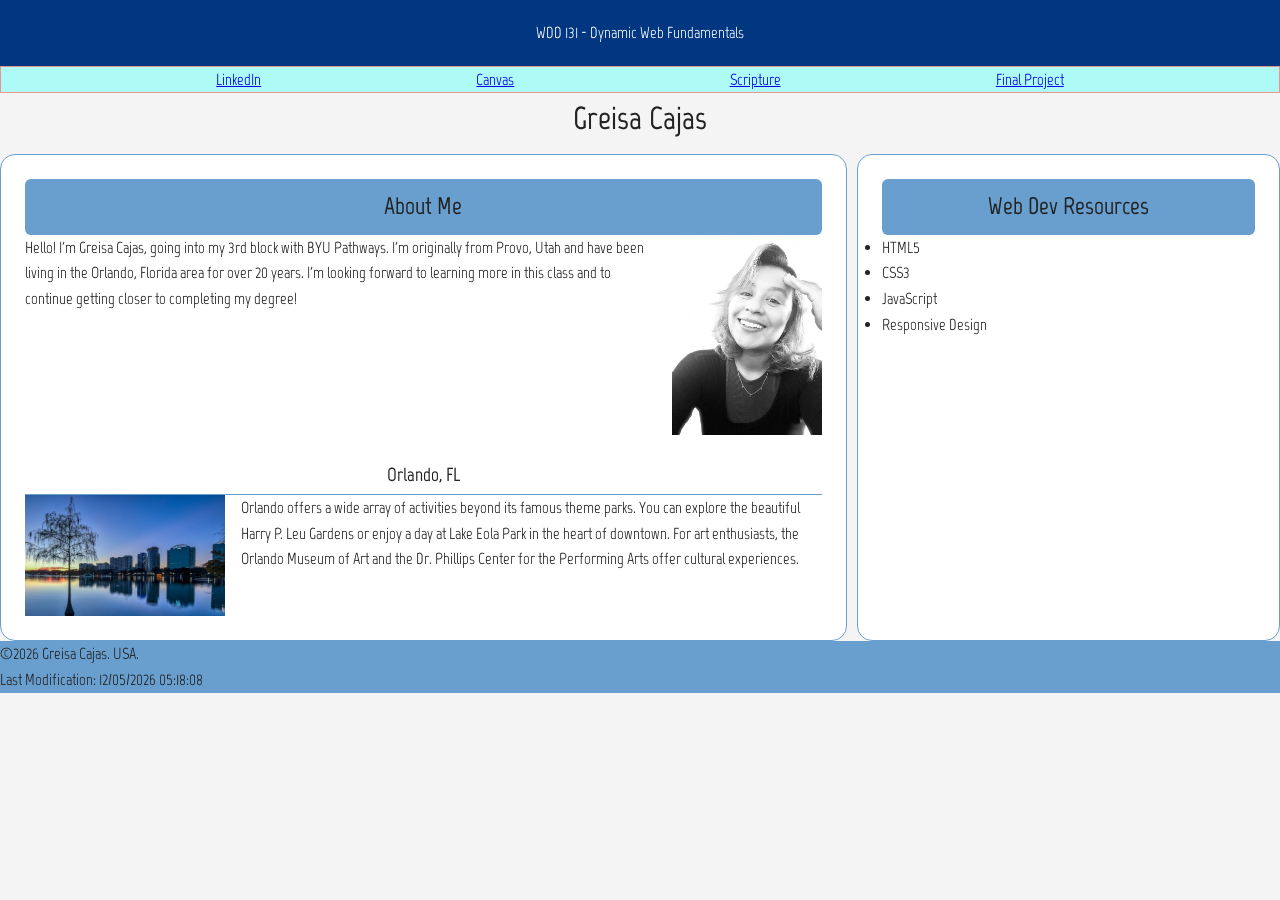
<file: index.html>
<!DOCTYPE html>
<html lang="en">
<head>
    <meta charset="UTF-8">
    <meta name="viewport" content="width=device-width, initial-scale=1.0">
    <title>WDD 131 - Dynamic Web Fundamentals - Greisa Cajas</title>
    <meta name="description" content="WDD 131 BYU- Idaho Greisa Cajas, Webpage project for WDD 131 class.">
    <meta name="author" content="Greisa Cajas">

    <!--Google fonts-->
    <link rel="preconnect" href="https://fonts.googleapis.com">
<link rel="preconnect" href="https://fonts.gstatic.com" crossorigin>
<link href="https://fonts.googleapis.com/css2?family=Marvel:ital,wght@0,400;0,700;1,400;1,700&display=swap" rel="stylesheet">


    <link rel="stylesheet" href="styles/base.css">
    <script src="scripts/getdates.js" defer></script>
</head>
<body>
    <header>
        <span id="course-title">WDD 131 - Dynamic Web Fundamentals</span>
    
        <nav>
                <a href="https://www.linkedin.com/in/greisa-cajas/">LinkedIn</a>
                <a href="https://byupw.instructure.com">Canvas</a>
                <a href="https://www.churchofjesuschrist.org/study/scriptures/bofm/alma/7?lang=eng&id=p11-p12#p11">Scripture</a>
                <a href="project/">Final Project</a>
        </nav>
    </header>


    <main>
        <h1>Greisa Cajas</h1>
        <section class="card">
            <h2>About Me</h2>
            
            <div class="about-content">
            <p>Hello! I'm Greisa Cajas, going into my 3rd block with BYU Pathways. I'm originally from Provo, Utah and have been living in the Orlando, Florida area for over 20 years. I'm looking forward to learning more in this class and to continue getting closer to completing my degree! </p>
            <img src="images/profile-pic.jpg" alt="Picture of Greisa Cajas">
            </div>
            <br>
            <h3>Orlando, FL</h3>
            
            <div class="location-content">
            <img src="images/orlando-skyline.jpg" alt="Downtown Orlando skyline">
            <p>Orlando offers a wide array of activities beyond its famous theme parks. You can explore the beautiful Harry P. Leu Gardens or enjoy a day at Lake Eola Park in the heart of downtown. For art enthusiasts, the Orlando Museum of Art and the Dr. Phillips Center for the Performing Arts offer cultural experiences.</p>
            </div>
        </section>
        <section class="card">
            <h2>Web Dev Resources</h2>
            <div class="resources">
            <ul>
                <li>HTML5</li>
                <li>CSS3</li>
                <li>JavaScript</li>
                <li>Responsive Design</li>
            </ul>
            </div>
        </section>
    </main>

    <footer>
        <p>
            ©<span id="currentyear"></span> Greisa Cajas. USA.</p>
        <p><span id="lastModified"></span></p>
    </footer>
</body>
</html>
</file>
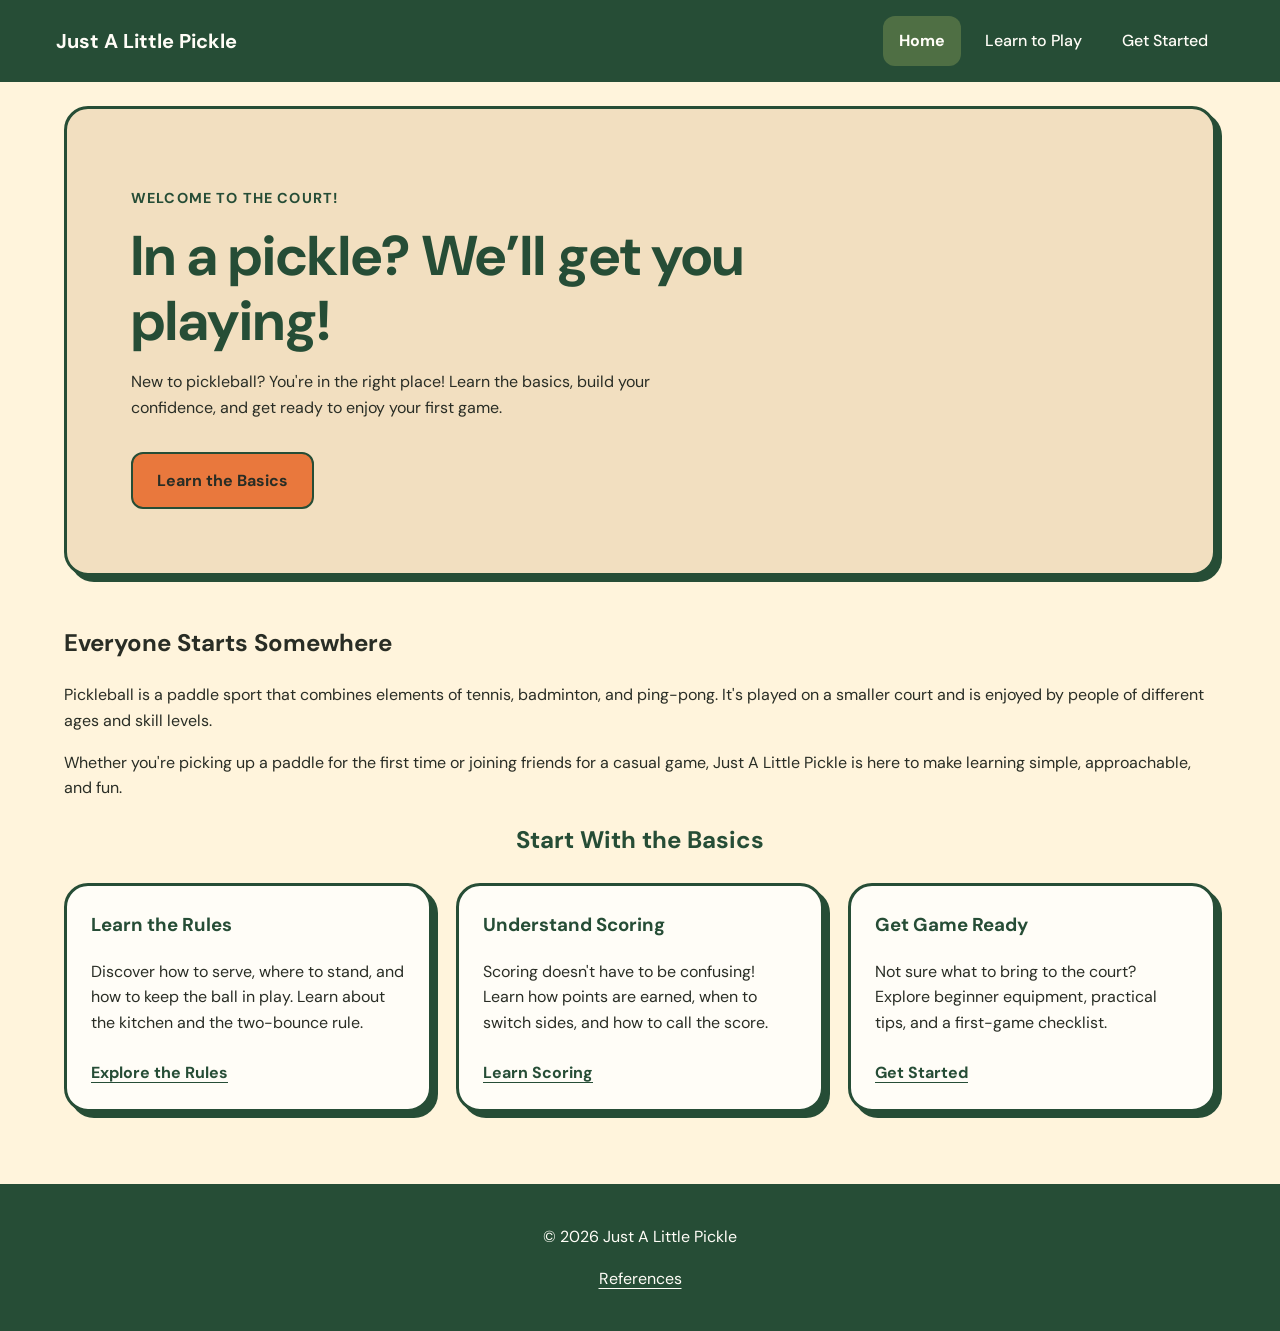
<file: project/index.html>
<!DOCTYPE html>
<html lang="en">

<head>
    <meta charset="UTF-8">
    <meta name="viewport" content="width=device-width, initial-scale=1.0">
    <title>Just A Little Pickle - A beginner's guide to Pickleball</title>

    <meta name="description"
        content="Beginner's guide to pickleball, covering rules, scoring, equipment, and tips for new players before their first game.">
    <meta name="author" content="Greisa Cajas">

    <link rel="preconnect" href="https://fonts.googleapis.com">
    <link rel="preconnect" href="https://fonts.gstatic.com" crossorigin>

    <link href="https://fonts.googleapis.com/css2?family=DM+Sans:wght@400;500;700&display=swap" rel="stylesheet">

    <link rel="stylesheet" href="styles/site.css">
    <link rel="stylesheet" href="styles/site-large.css">

    <script src="scripts/site.js" defer></script>


</head>

<body>
    <header>
        <div class="header-container">

            <a href="index.html" class="logo">
                Just A Little Pickle
            </a>

            <button id="menu-button" type="button" aria-label="Open navigation menu" aria-controls="primary-nav"
                aria-expanded="false">
                ☰
            </button>

            <nav id="primary-nav" aria-label="Main navigation">
                <ul>
                    <li><a href="index.html" aria-current="page">Home</a></li>
                    <li><a href="learn.html">Learn to Play</a></li>
                    <li><a href="get-started.html">Get Started</a></li>
                </ul>
            </nav>


        </div>
    </header>

    <main>

        <section class="hero">
            <div class="hero-content">

                <p class="eyebrow">Welcome to the Court!</p>

                <h1>In a pickle? We’ll get you playing!</h1>

                <p>
                    New to pickleball? You're in the right place!
                    Learn the basics, build your confidence, and
                    get ready to enjoy your first game.
                </p>

                <a href="learn.html" class="button">
                    Learn the Basics
                </a>

            </div>
        </section>


        <section class="intro">
            <h2>Everyone Starts Somewhere</h2>

            <p>
                Pickleball is a paddle sport that combines elements
                of tennis, badminton, and ping-pong. It's played
                on a smaller court and is enjoyed by people of
                different ages and skill levels.
            </p>

            <p>
                Whether you're picking up a paddle for the first
                time or joining friends for a casual game,
                Just A Little Pickle is here to make learning
                simple, approachable, and fun.
            </p>
        </section>


        <section class="resources">
            <h2>Start With the Basics</h2>

            <div class="card-container">

                <article class="resource-card">
                    <h3>Learn the Rules</h3>
                    <p>
                        Discover how to serve, where to stand,
                        and how to keep the ball in play.
                        Learn about the kitchen and the
                        two-bounce rule.
                    </p>
                    <a href="learn.html#rules">Explore the Rules</a>
                </article>

                <article class="resource-card">
                    <h3>Understand Scoring</h3>
                    <p>
                        Scoring doesn't have to be confusing!
                        Learn how points are earned, when to
                        switch sides, and how to call the score.
                    </p>
                    <a href="learn.html#scoring">Learn Scoring</a>
                </article>

                <article class="resource-card">
                    <h3>Get Game Ready</h3>
                    <p>
                        Not sure what to bring to the court?
                        Explore beginner equipment, practical
                        tips, and a first-game checklist.
                    </p>
                    <a href="get-started.html">Get Started</a>
                </article>

            </div>
        </section>

    </main>

    <footer>
        <p>
            &copy; <span id="currentyear"></span>
            Just A Little Pickle
        </p>

        <p>
            <a href="references.html">References</a>
        </p>
    </footer>

</body>

</html>
</file>
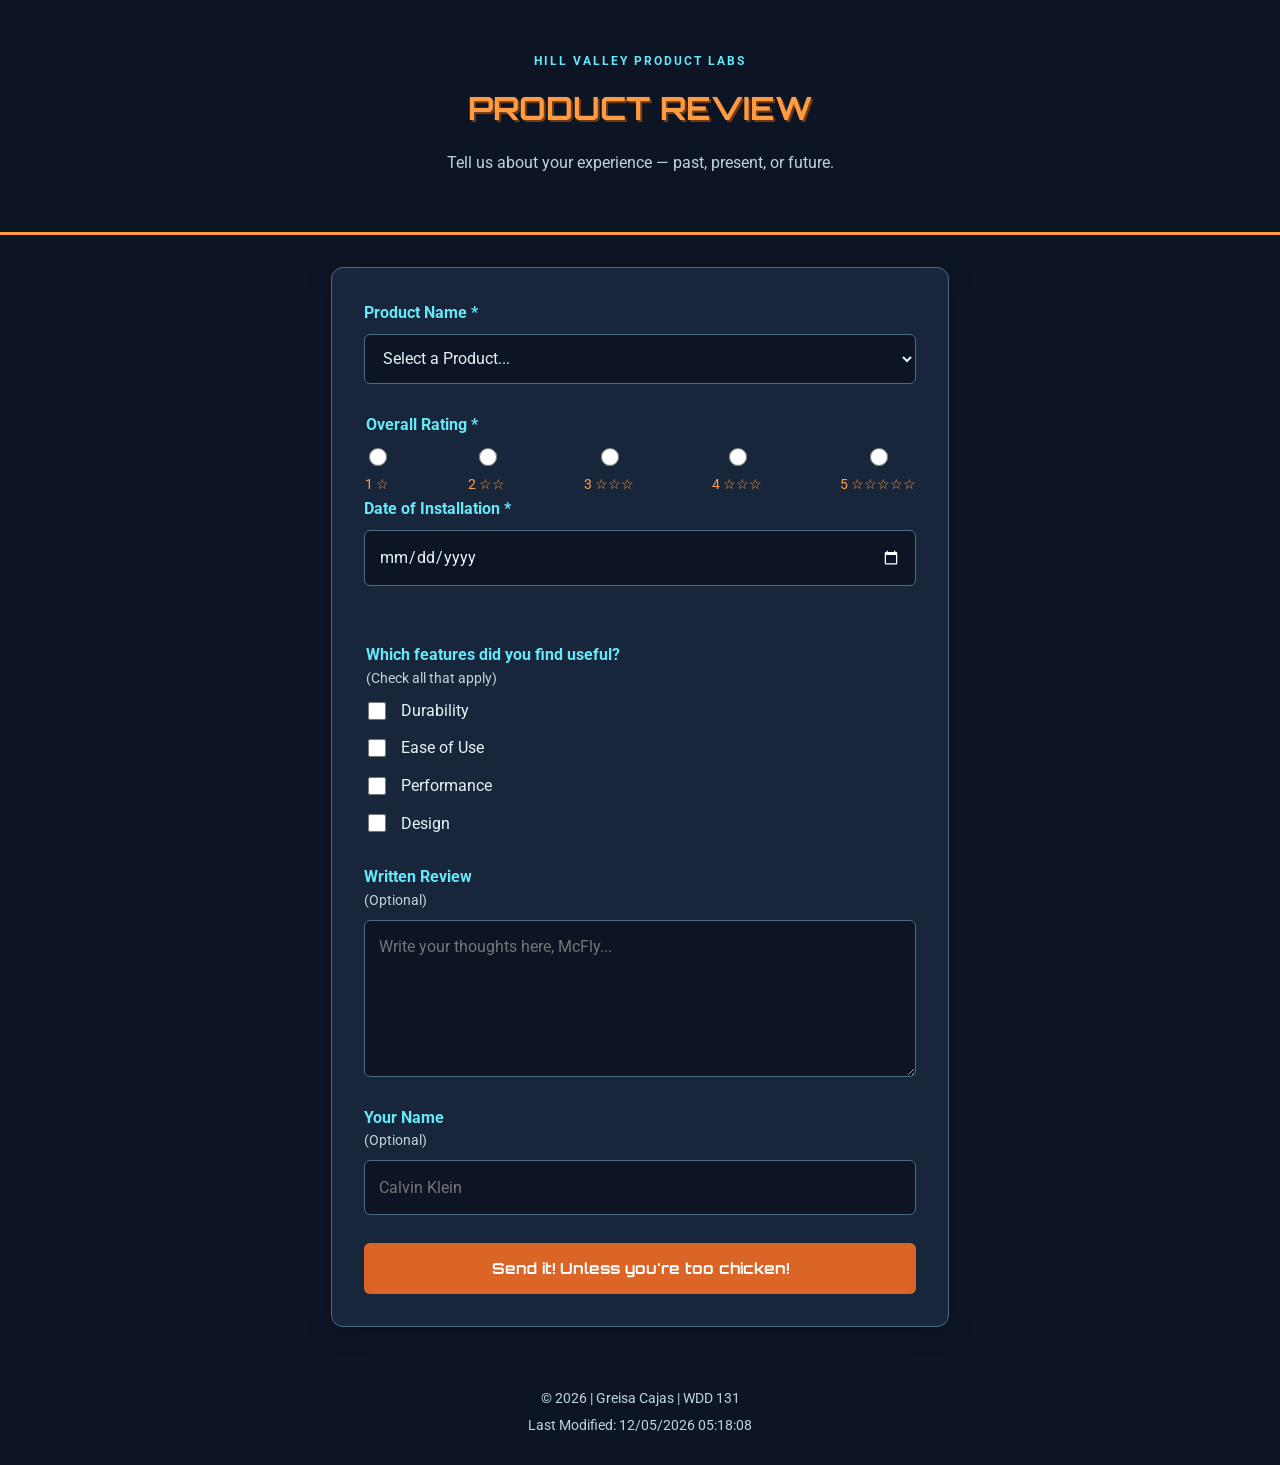
<file: form.html>
<!DOCTYPE html>
<html lang="en">
<head>
    <meta charset="UTF-8">
    <meta name="viewport" content="width=device-width, initial-scale=1.0">
    <title>Product Review Form</title>
    <meta name="description" content="This is a page to write a review for a product you have used with Hill Valley Product Labs.">
    <meta name="author" content="Greisa Cajas">

    <link rel="preconnect" href="https://fonts.googleapis.com">
    <link rel="preconnect" href="https://fonts.gstatic.com" crossorigin>

    <link href="https://fonts.googleapis.com/css2?family=Orbitron:wght@500;600;700&family=Roboto:wght@400;500;700&display=swap"
      rel="stylesheet">

    <link rel="stylesheet" href="styles/form.css">
    <script src="scripts/form.js" defer></script>
</head>
<body>
    <header>
    <p class="eyebrow">HILL VALLEY PRODUCT LABS</p>
    <h1>Product Review</h1>
    <p>Tell us about your experience — past, present, or future.</p>
    </header>
    <main>
        <form method="get" action="review.html" id="review-form">
            
            <div class="form-group">
                <label for="product">Product Name *</label>
                <select id="product" name="product" required>
                    <option value="" disabled selected>
                        Select a Product...
                    </option>
                </select>
            </div>

        <fieldset class="form-group">
            <legend>Overall Rating *</legend>

            <div class="rating-options">
                <label for="rating1">
                    <input type="radio" id="rating1" name="rating" value="1" required>
                    <span>1 ☆</span>
                </label>
                <label for="rating2">
                    <input type="radio" id="rating2" name="rating" value="2" required>
                    <span>2 ☆☆</span>
                </label>
                <label for="rating3">
                    <input type="radio" id="rating3" name="rating" value="3" required>
                    <span>3 ☆☆☆</span>
                </label>
                <label for="rating4">
                    <input type="radio" id="rating4" name="rating" value="4" required>
                    <span>4 ☆☆☆</span>
                </label>
                <label for="rating5">
                    <input type="radio" id="rating5" name="rating" value="5" required>
                    <span>5 ☆☆☆☆☆</span>
                </label>
            </div>

            <div class="form-group">
                <label for="install-date"> Date of Installation *</label>
                <input type="date" id="install-date" name="installation" required>
            </div>
        </fieldset>

    <fieldset class="form-group">
        <legend>
        Which features did you find useful?
        <span class="optional">(Check all that apply)</span>
        </legend>

    <div class="checkbox-group">
        <label for="durability">
            <input type="checkbox"
                   id="durability"
                   name="features"
                   value="durability">
            Durability
        </label>

        <label for="ease">
            <input type="checkbox"
                   id="ease"
                   name="features"
                   value="ease-of-use">
            Ease of Use
        </label>

        <label for="performance">
            <input type="checkbox"
                   id="performance"
                   name="features"
                   value="performance">
            Performance
        </label>

        <label for="design">
            <input type="checkbox"
                   id="design"
                   name="features"
                   value="design">
            Design
        </label>
    </div>
</fieldset>

        <div class="form-group">
            <label for="written-review">
                Written Review
                <span class="optional">(Optional)</span>
            </label>

            <textarea id="written-review" name="review" rows="5" placeholder="Write your thoughts here, McFly..."></textarea>
        </div>

        <div class="form-group">
            <label for="user-name">
                Your Name
                <span class="optional">(Optional)</span>
            </label>
            <input type="text" id="user-name" name="username" autocomplete="name" placeholder="Calvin Klein">
        </div>

        <input type="submit" value="Send it! Unless you're too chicken!" class="submit-button">


               

                    
            
        </form>

    </main>
    <footer>
        <p>&copy; <span id="currentyear"></span> | Greisa Cajas | WDD 131</p>
        <p id="lastModified"></p>
    </footer>

</body>
</html>
</file>
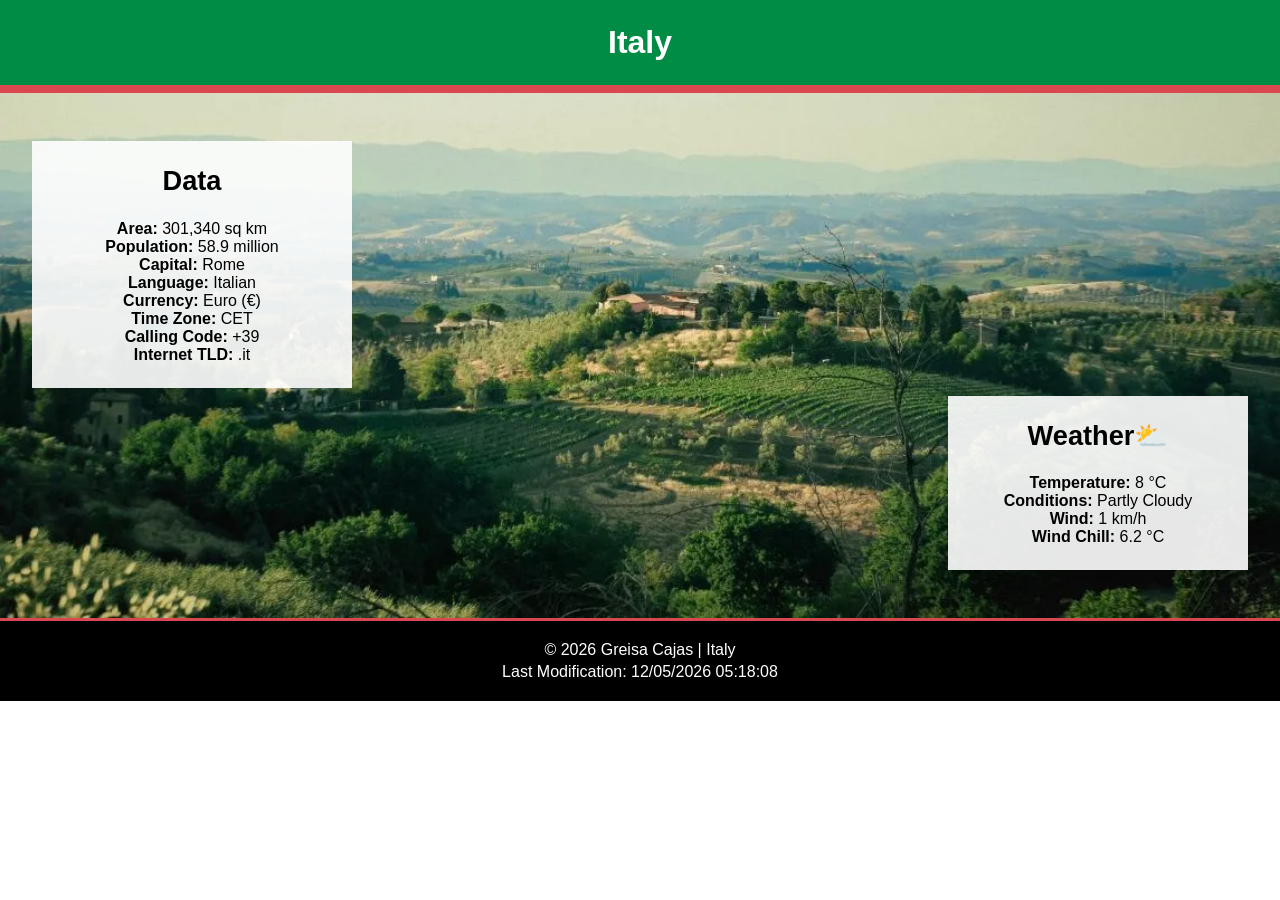
<file: place.html>
<!DOCTYPE html>
<html lang="en">
<head>
    <meta charset="UTF-8">
    <meta name="viewport" content="width=device-width, initial-scale=1.0">
    <title>Place I'd like to Visit: Italy</title>
    <meta name="description" content="Information about a place I would like to visit called Italy. Shows various facts and the current weather">
    <meta name="author" content="Greisa Cajas">

    <link rel="stylesheet" href="styles/place.css">
    <script src="scripts/place.js" defer></script>
</head>

<body>
    <header>
        <h1>Italy</h1>
    </header>

    <main>
        <div class="hero">
            <picture>
                <source srcset="images/italy-large.webp" media="(min-width: 1000px)">
                <source srcset="images/italy-medium.webp" media="(min-width: 600px)">
                <img src="images/italy-small.webp" alt="Scenic landscape of Italy" width="500" height="498">

            </picture>
        </div>

        <section class="data">
            <h2>Data</h2>

            <div class="info-row">
                <span class="label">Area:</span>
                <span>301,340 sq km</span>
            </div>

            <div class="info-row">
                <span class="label">Population:</span>
                <span>58.9 million</span>
            </div>

            <div class="info-row">
                <span class="label">Capital:</span>
                <span>Rome</span>
            </div>

            <div class="info-row">
                <span class="label">Language:</span>
                <span>Italian</span>
            </div>

            <div class="info-row">
                <span class="label">Currency:</span>
                <span>Euro (€)</span>
            </div>

            <div class="info-row">
                <span class="label">Time Zone:</span>
                <span>CET</span>
            </div>

            <div class="info-row">
                <span class="label">Calling Code:</span>
                <span>+39</span>
            </div>

            <div class="info-row">
                <span class="label">Internet TLD:</span>
                <span>.it</span>
            </div>
        </section>

        <section class="weather">
            <h2>Weather</h2>

            <img
            class="weather-icon" 
            src="images/weather.svg"
            alt="partly cloudy"
            width="64"
            height="64">

            <div class="info-row">
            <span class="label">Temperature:</span>
            <span>8 °C</span>
        </div>

        <div class="info-row">
            <span class="label">Conditions:</span>
            <span>Partly Cloudy</span>
        </div>

        <div class="info-row">
            <span class="label">Wind:</span>
            <span>1 km/h</span>
        </div>

        <div class="info-row">
            <span class="label">Wind Chill:</span>
            <span id="windchill"></span>
        </div>

        </section>

    </main>

    <footer>
        <p>
        © <span id="currentyear"></span>
        Greisa Cajas | Italy
    </p>

    <p id="lastModified"></p>

    </footer>
    
</body>
</html>
</file>
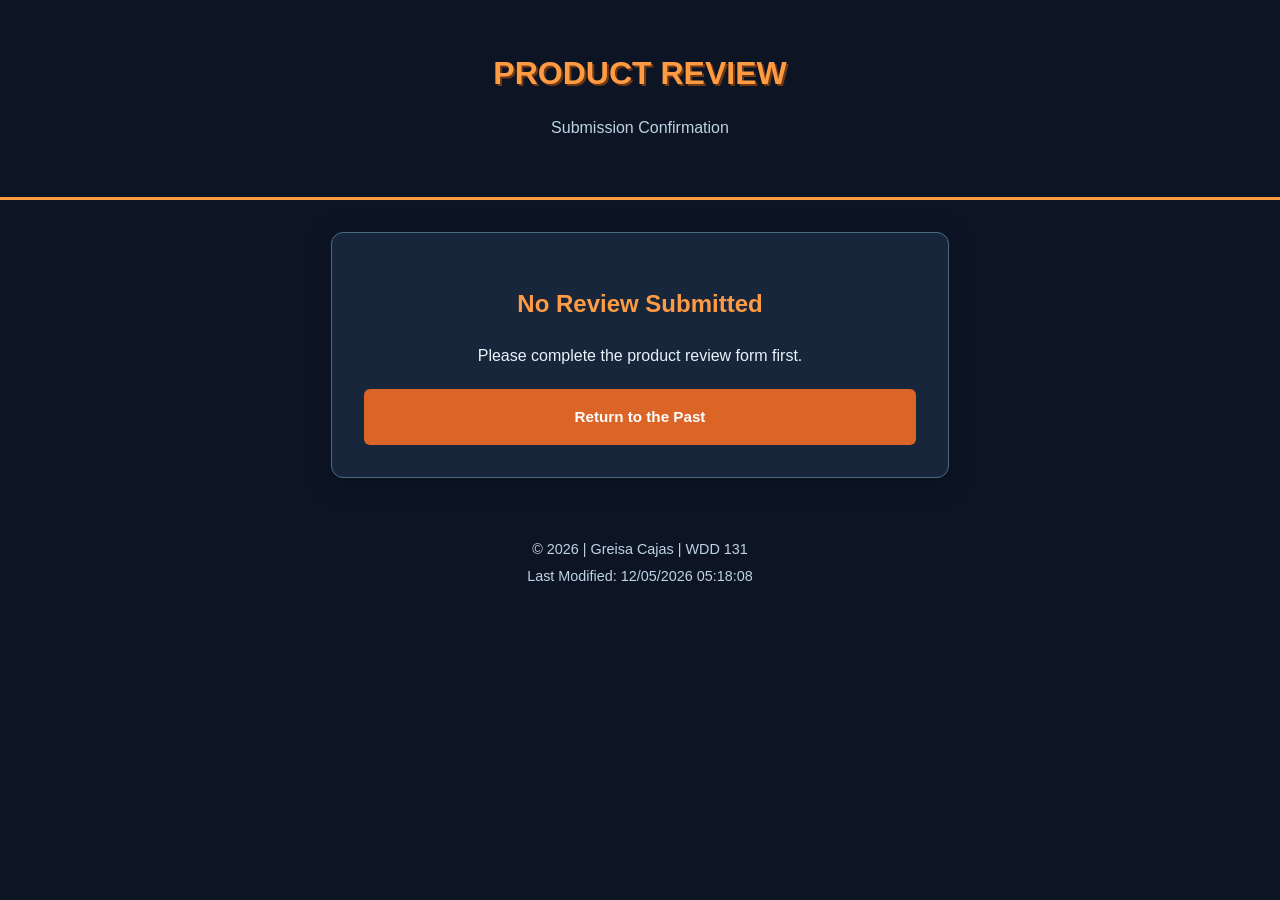
<file: review.html>
<!DOCTYPE html>
<html lang="en">
<head>
    <meta charset="UTF-8">
    <meta name="viewport" content="width=device-width, initial-scale=1.0">

    <title>Review Confirmation</title>

    <meta name="description"
          content="Confirmation of your submitted product review.">
    <meta name="author" content="Greisa Cajas">

    <link rel="preconnect" href="https://fonts.googleapis.com">
    <link rel="preconnect" href="https://fonts.gstatic.com" crossorigin>

    <link href="https://fonts.googleapis.com/css2?family=Outfit:wght@500;600;700&family=Source+Sans+3:wght@400;600;700&display=swap"
          rel="stylesheet">

    <link rel="stylesheet" href="styles/form.css">
    <script src="scripts/review.js" defer></script>
</head>

<body>
    <header>
        <h1>Product Review</h1>
        <p>Submission Confirmation</p>
    </header>

    <main>
        <section class="confirmation">
            <h2 id="confirmation-title">Review Confirmation</h2>

            <p id="confirmation-message">
        Checking your transmission...
            </p>

         <p id="review-counter" aria-live="polite"></p>

        <a href="form.html" class="return-link">
        Return to the Past
        </a>
    </section>
    </main>

    <footer>
        <p>&copy; <span id="currentyear"></span> | Greisa Cajas | WDD 131</p>
        <p id="lastModified"></p>
    </footer>
</body>
</html>
</file>
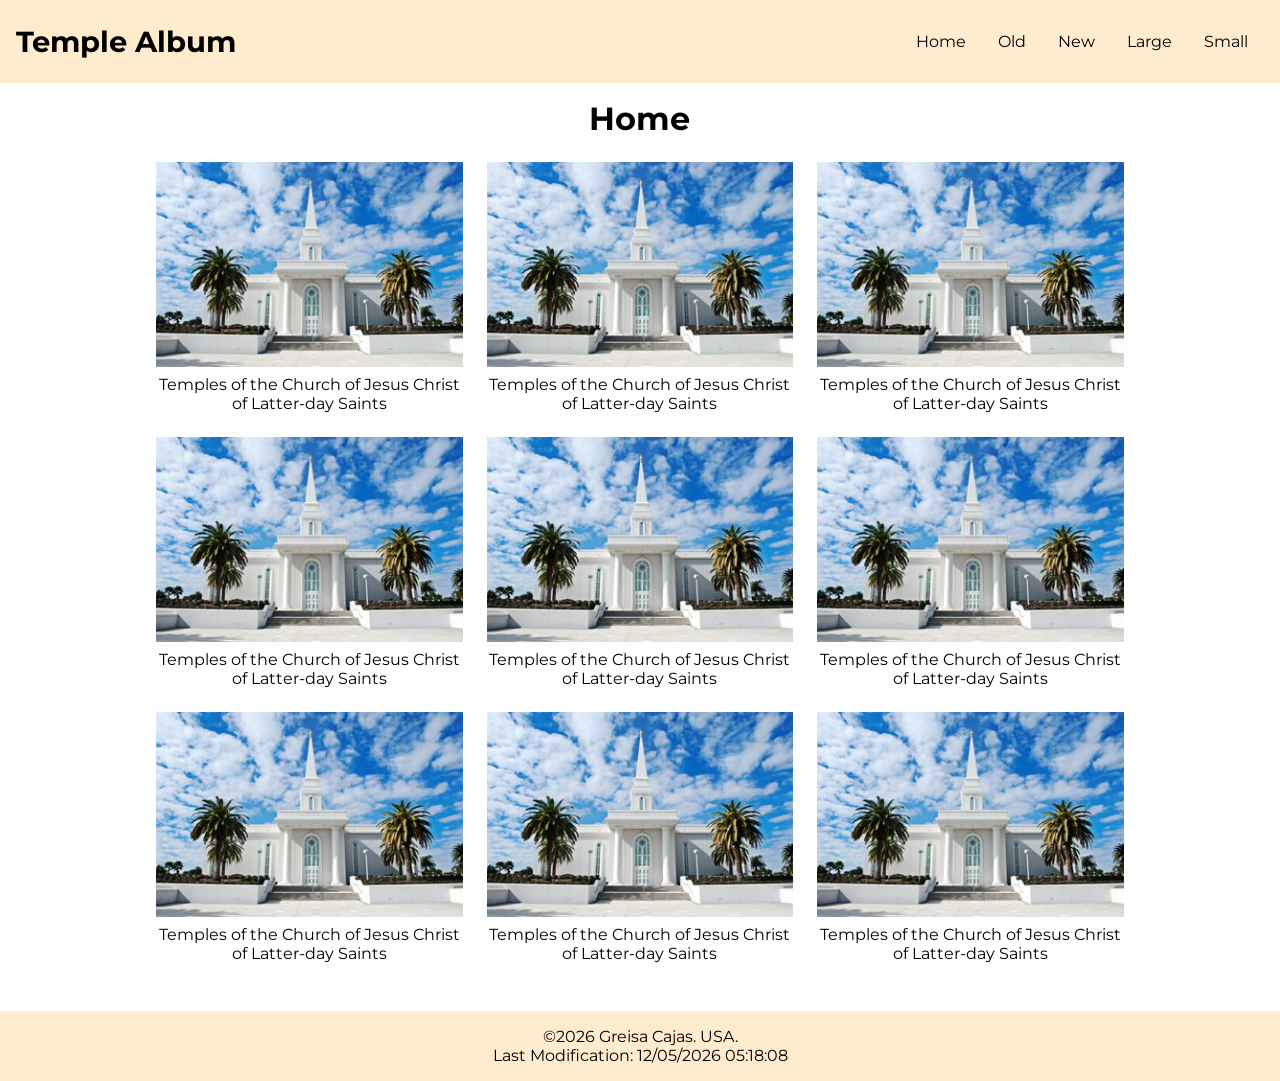
<file: temples.html>
<!DOCTYPE html>
<html lang="en">
<head>
    <meta charset="UTF-8">
    <meta name="viewport" content="width=device-width, initial-scale=1.0">
    <title>Temple Album</title>
    <meta name="description" content="This is a temple album of the Church of Jesus Christ of Latter-day Saints.">
    <meta name="author" content="Greisa Cajas"> 
    <link rel="preconnect" href="https://fonts.googleapis.com">
<link rel="preconnect" href="https://fonts.gstatic.com" crossorigin>
<link href="https://fonts.googleapis.com/css2?family=Marvel:ital,wght@0,400;0,700;1,400;1,700&family=Montserrat:ital,wght@0,100..900;1,100..900&family=Roboto:ital,wght@0,100..900;1,100..900&display=swap" rel="stylesheet">
    <link rel="stylesheet" href="styles/temples.css">
    <link rel="stylesheet" href="styles/temples-large.css">
    <script src="scripts/temples.js" defer></script>
</head>
<body>
    <header>
       <span id="temple-album">Temple Album</span>

       <button id="menu" aria-label="Navigation Menu"></button>
    <nav>
        <ul>
            <li><a href="index.html">Home</a></li>
            <li><a href="temples.html">Old</a></li>
            <li><a href="week02/media-query.html">New</a></li>
            <li><a href="filler">Large</a></li>
            <li><a href="filler">Small</a></li>
        </ul>
    </nav> 
</header>
    <main>
        <h1>Home</h1>
        <figure>
            <img src="images/orlando_temple.jpeg" alt="Temples of the Church of Jesus Christ of Latter-day Saints">
        <figcaption>Temples of the Church of Jesus Christ of Latter-day Saints</figcaption>
    </figure>               
        <figure>
            <img src="images/orlando_temple.jpeg" alt="Temples of the Church of Jesus Christ of Latter-day Saints">
        <figcaption>Temples of the Church of Jesus Christ of Latter-day Saints</figcaption>
    </figure>                 
        <figure>
            <img src="images/orlando_temple.jpeg" alt="Temples of the Church of Jesus Christ of Latter-day Saints">
        <figcaption>Temples of the Church of Jesus Christ of Latter-day Saints</figcaption></figure>               
        <figure>
            <img src="images/orlando_temple.jpeg" alt="Temples of the Church of Jesus Christ of Latter-day Saints">
        <figcaption>Temples of the Church of Jesus Christ of Latter-day Saints</figcaption>
    </figure>
        
        <figure>
            <img src="images/orlando_temple.jpeg" alt="Temples of the Church of Jesus Christ of Latter-day Saints">
        <figcaption>Temples of the Church of Jesus Christ of Latter-day Saints</figcaption></figure>               
        <figure>
            <img src="images/orlando_temple.jpeg" alt="Temples of the Church of Jesus Christ of Latter-day Saints">
        <figcaption>Temples of the Church of Jesus Christ of Latter-day Saints</figcaption></figure>
        <figure>
            <img src="images/orlando_temple.jpeg" alt="Temples of the Church of Jesus Christ of Latter-day Saints">
        <figcaption>Temples of the Church of Jesus Christ of Latter-day Saints</figcaption></figure>               
        <figure>
            <img src="images/orlando_temple.jpeg" alt="Temples of the Church of Jesus Christ of Latter-day Saints">
        <figcaption>Temples of the Church of Jesus Christ of Latter-day Saints</figcaption></figure>
        <figure>
            <img src="images/orlando_temple.jpeg" alt="Temples of the Church of Jesus Christ of Latter-day Saints">
        <figcaption>Temples of the Church of Jesus Christ of Latter-day Saints</figcaption></figure>               
    </main>
<footer>
     <p>©<span id="currentyear"></span> Greisa Cajas. USA.</p>
        <p><span id="lastModified"></span></p>
</footer>
    
</body>
</html>
</file>
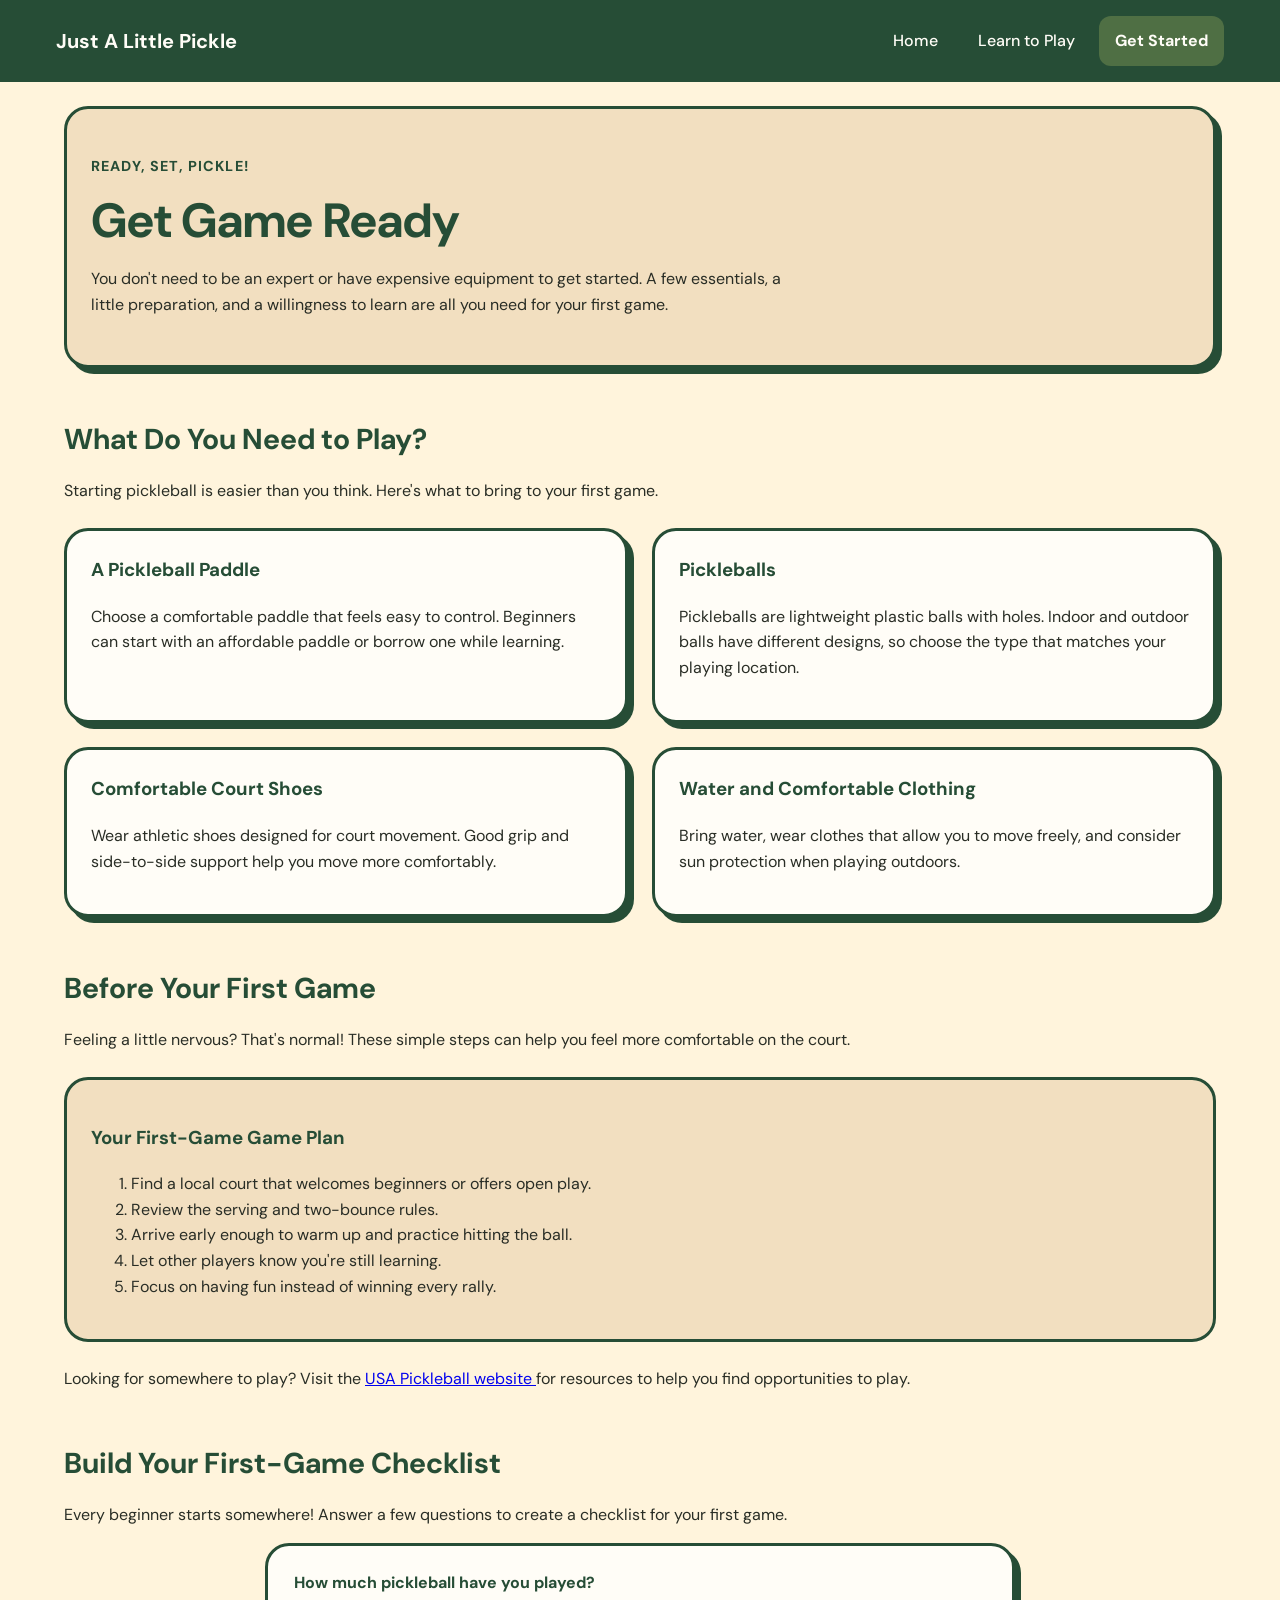
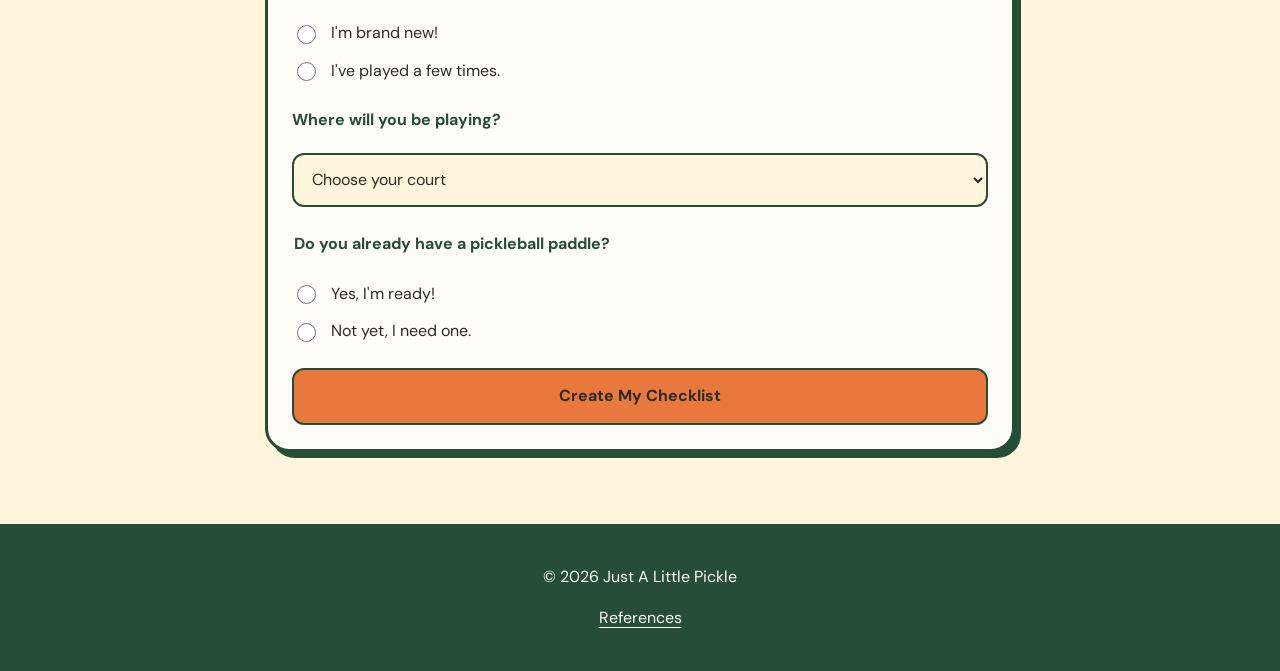
<file: project/get-started.html>
<!DOCTYPE html>
<html lang="en">

<head>
    <meta charset="UTF-8">
    <meta name="viewport" content="width=device-width, initial-scale=1.0">

    <title>Get Started with Pickleball | Just A Little Pickle</title>

    <meta name="description"
        content="Prepare for your first pickleball game with beginner equipment tips, court essentials, and a personalized first-game checklist.">

    <meta name="author" content="Greisa Cajas">

    <link rel="preconnect" href="https://fonts.googleapis.com">
    <link rel="preconnect" href="https://fonts.gstatic.com" crossorigin>

    <link href="https://fonts.googleapis.com/css2?family=DM+Sans:wght@400;500;700&display=swap" rel="stylesheet">

    <link rel="stylesheet" href="styles/site.css">
    <link rel="stylesheet" href="styles/site-large.css">

    <script src="scripts/site.js" defer></script>


</head>

<body>
    <header>
        <div class="header-container">

            <a href="index.html" class="logo">
                Just A Little Pickle
            </a>

            <button id="menu-button" type="button" aria-label="Open navigation menu" aria-controls="primary-nav"
                aria-expanded="false">
                ☰
            </button>


            <nav id="primary-nav" aria-label="Main navigation">
                <ul>
                    <li><a href="index.html">Home</a></li>
                    <li><a href="learn.html">Learn to Play</a></li>
                    <li><a href="get-started.html" aria-current="page">Get Started</a></li>
                </ul>
            </nav>

        </div>
    </header>

    <main>

        <section class="page-hero">
            <p class="eyebrow">Ready, Set, Pickle!</p>

            <h1>Get Game Ready</h1>

            <p>
                You don't need to be an expert or have expensive
                equipment to get started. A few essentials,
                a little preparation, and a willingness to
                learn are all you need for your first game.
            </p>
        </section>


        <section class="learning-section">

            <h2>What Do You Need to Play?</h2>

            <p>
                Starting pickleball is easier than you think.
                Here's what to bring to your first game.
            </p>

            <div class="rules-grid">

                <article class="rule-card">
                    <h3>A Pickleball Paddle</h3>
                    <p>
                        Choose a comfortable paddle that
                        feels easy to control. Beginners
                        can start with an affordable paddle
                        or borrow one while learning.
                    </p>
                </article>

                <article class="rule-card">
                    <h3>Pickleballs</h3>
                    <p>
                        Pickleballs are lightweight plastic
                        balls with holes. Indoor and outdoor
                        balls have different designs, so
                        choose the type that matches
                        your playing location.
                    </p>
                </article>

                <article class="rule-card">
                    <h3>Comfortable Court Shoes</h3>
                    <p>
                        Wear athletic shoes designed for
                        court movement. Good grip and
                        side-to-side support help you
                        move more comfortably.
                    </p>
                </article>

                <article class="rule-card">
                    <h3>Water and Comfortable Clothing</h3>
                    <p>
                        Bring water, wear clothes that
                        allow you to move freely, and
                        consider sun protection when
                        playing outdoors.
                    </p>
                </article>
            </div>
        </section>


        <section class="learning-section">

            <h2>Before Your First Game</h2>

            <p>
                Feeling a little nervous? That's normal!
                These simple steps can help you feel
                more comfortable on the court.
            </p>

            <div class="scoring-box">

                <h3>Your First-Game Game Plan</h3>

                <ol>
                    <li>
                        Find a local court that welcomes
                        beginners or offers open play.
                    </li>
                    <li>
                        Review the serving and
                        two-bounce rules.
                    </li>
                    <li>
                        Arrive early enough to warm up
                        and practice hitting the ball.
                    </li>
                    <li>
                        Let other players know you're
                        still learning.
                    </li>
                    <li>
                        Focus on having fun instead of
                        winning every rally.
                    </li>
                </ol>

            </div>


            <p>
                Looking for somewhere to play?
                Visit the
                <a href="https://usapickleball.org/" target="_blank" rel="noopener noreferrer">
                    USA Pickleball website
                </a>
                for resources to help you find
                opportunities to play.
            </p>


        </section>


        <section class="learning-section checklist-section">
            <h2>Build Your First-Game Checklist</h2>

            <p>
                Every beginner starts somewhere!
                Answer a few questions to create
                a checklist for your first game.
            </p>

            <form id="checklist-form">

                <fieldset>
                    <legend>How much pickleball have you played?</legend>

                    <label>
                        <input type="radio" name="experience" value="new" required>
                        I'm brand new!
                    </label>

                    <label>
                        <input type="radio" name="experience" value="some">
                        I've played a few times.
                    </label>
                </fieldset>

                <div class="form-group">
                    <label for="playing-location">Where will you be playing?</label>
                    <select id="playing-location" name="location" required>
                        <option value=""> Choose your court</option>
                        <option value="indoor">Indoor Court</option>
                        <option value="outdoor">Outdoor Court</option>
                        <option value="unsure">Not sure yet</option>
                    </select>
                </div>


                <fieldset>
                    <legend>Do you already have a pickleball paddle?</legend>

                    <label>
                        <input type="radio" name="paddle" value="yes" required>
                        Yes, I'm ready!
                    </label>

                    <label>
                        <input type="radio" name="paddle" value="no">
                        Not yet, I need one.
                    </label>
                </fieldset>


                <button type="submit" class="button">
                    Create My Checklist
                </button>

            </form>

            <div id="checklist-result" class="checklist-result" aria-live="polite" hidden>

                <h3>Your First-Game Checklist</h3>

                <ul id="personalized-list"></ul>


                <aside id="paddle-recommendation" class="paddle-recommendation" hidden>

                    <h4>Need a Paddle? We've Got a Pick!</h4>

                    <p>
                        Getting started doesn't have to mean
                        spending a fortune. Friday Pickleball
                        offers beginner-friendly carbon-fiber
                        paddles at an affordable price.
                    </p>

                    <p class="paddle-deal">
                        2 Friday Original Paddles for $99!
                    </p>

                    <p>
                        Perfect for bringing a friend along
                        or keeping an extra paddle handy.
                    </p>

                    <a href="https://fridaypickle.com/products/friday-paddle" target="_blank" rel="noopener noreferrer"
                        class="button">
                        Check Out Friday Paddles
                    </a>

                    <p class="offer-note">
                        Promotional pricing is subject to change.
                        Check the retailer for current details.
                    </p>

                </aside>


                <button type="button" id="clear-checklist">
                    Start Over
                </button>
            </div>

        </section>



    </main>

    <footer>
        <p>
            &copy; <span id="currentyear"></span>
            Just A Little Pickle
        </p>

        <p>
            <a href="references.html">References</a>
        </p>
    </footer>

</body>

</html>
</file>
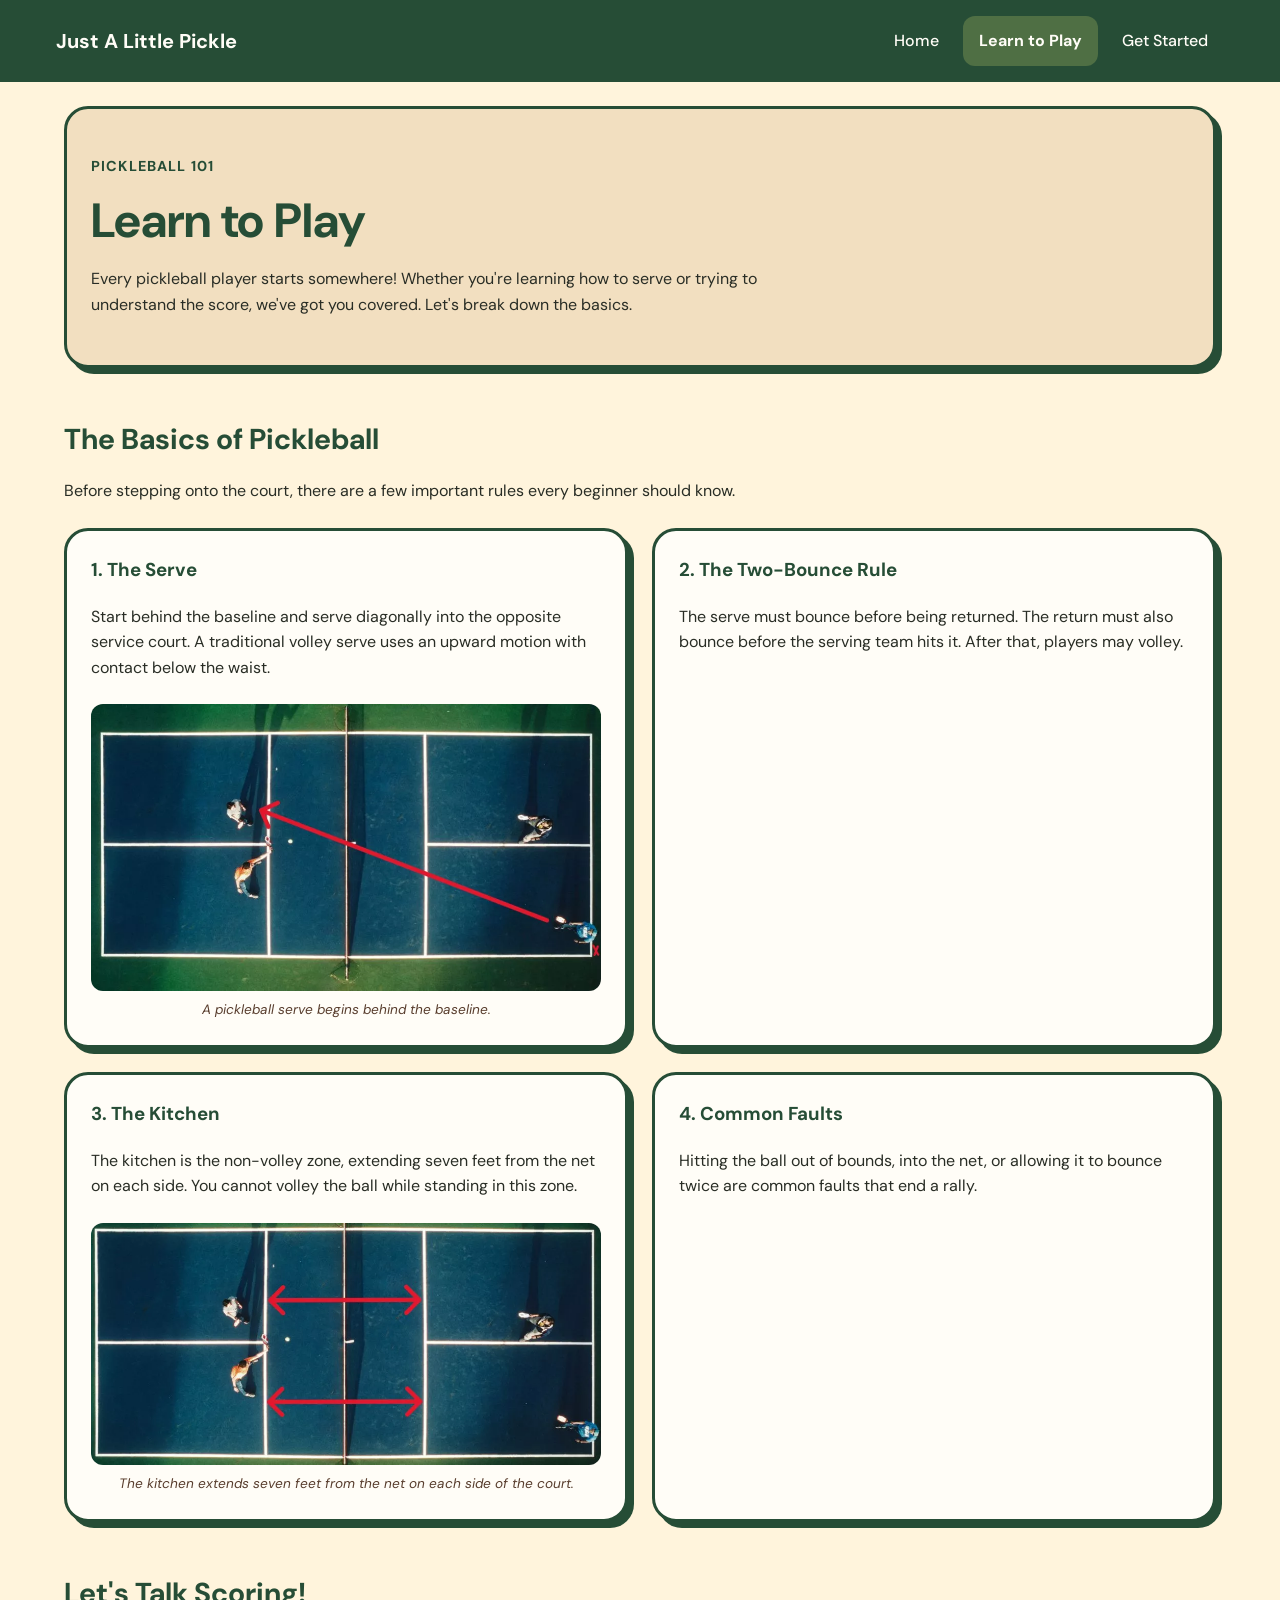
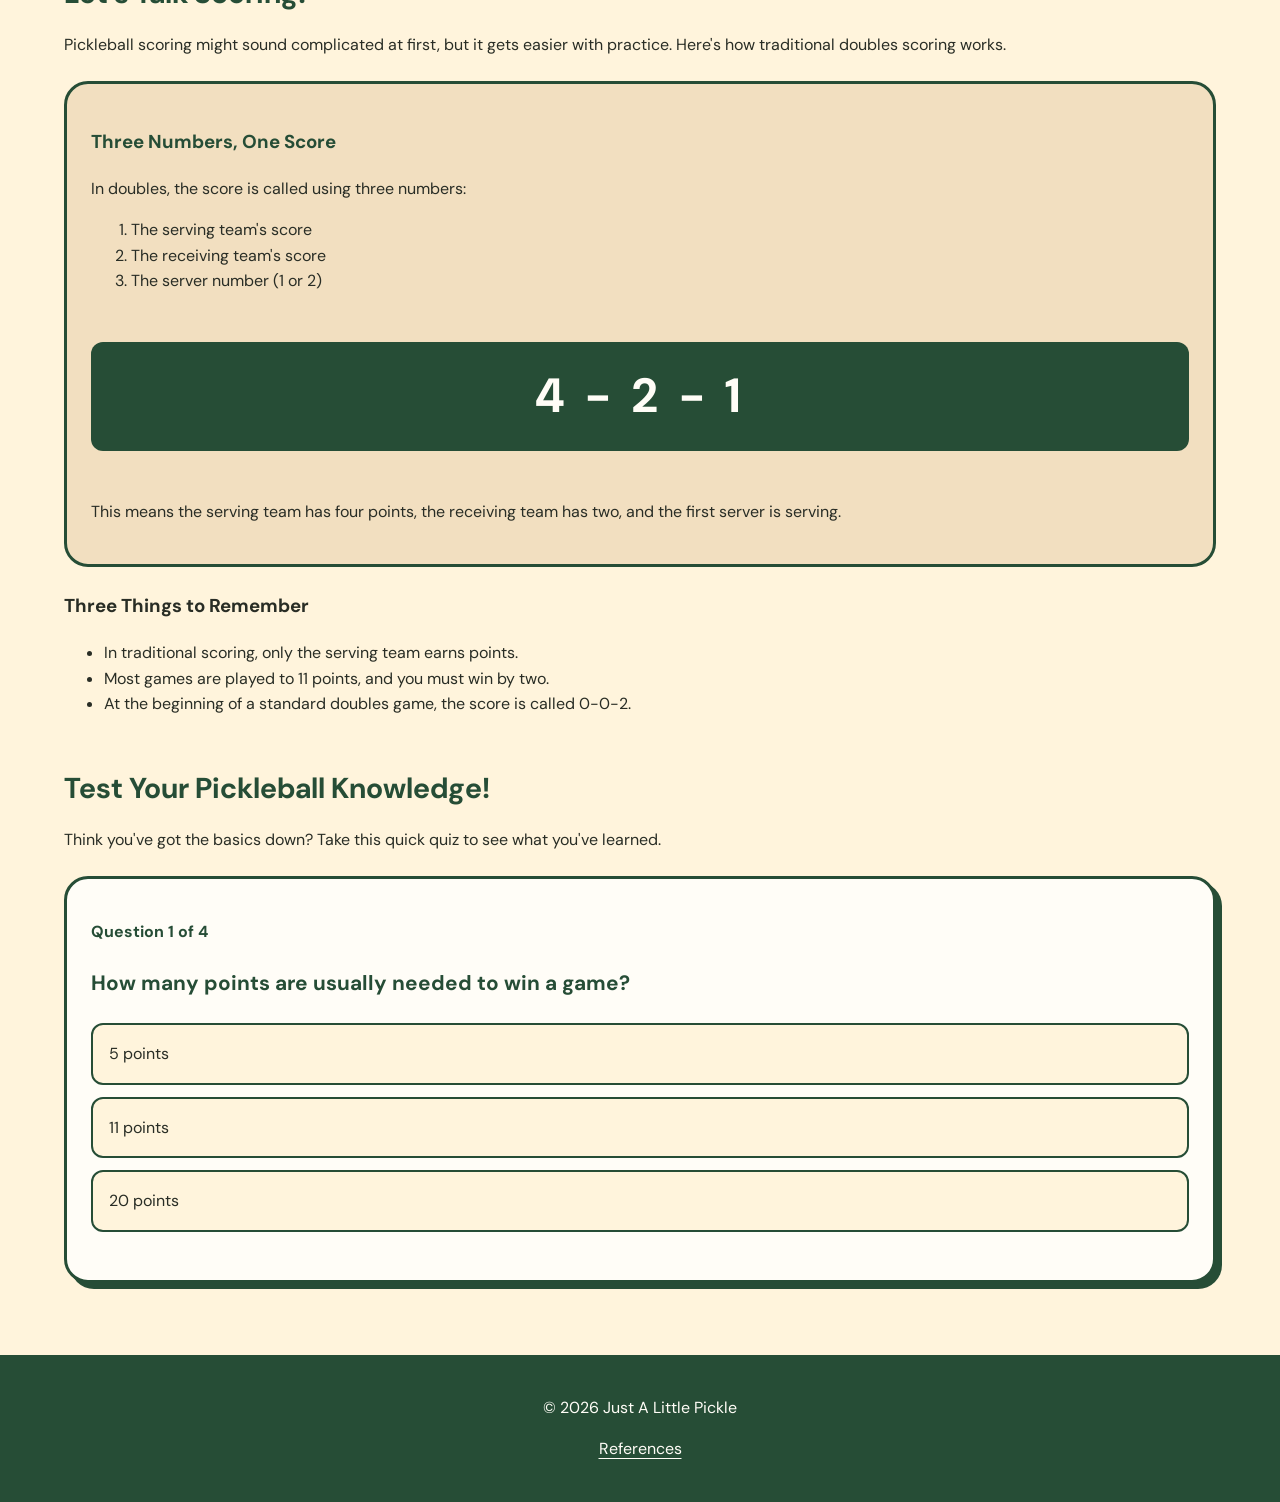
<file: project/learn.html>
<!DOCTYPE html>
<html lang="en">

<head>
    <meta charset="UTF-8">
    <meta name="viewport" content="width=device-width, initial-scale=1.0">

    <title>Learn to Play Pickleball | Just A Little Pickle</title>

    <meta name="description"
        content="Learn beginner pickleball rules, serving, the kitchen, and scoring. Practice your knowledge with a fun interactive quiz.">

    <meta name="author" content="Greisa Cajas">

    <link rel="preconnect" href="https://fonts.googleapis.com">
    <link rel="preconnect" href="https://fonts.gstatic.com" crossorigin>

    <link href="https://fonts.googleapis.com/css2?family=DM+Sans:wght@400;500;700&display=swap" rel="stylesheet">

    <link rel="stylesheet" href="styles/site.css">
    <link rel="stylesheet" href="styles/site-large.css">

    <script src="scripts/site.js" defer></script>
</head>

<body>
    <header>
        <div class="header-container">

            <a href="index.html" class="logo">
                Just A Little Pickle
            </a>

            <button id="menu-button" type="button" aria-label="Open navigation menu" aria-controls="primary-nav"
                aria-expanded="false">
                ☰
            </button>


            <nav id="primary-nav" aria-label="Main navigation">
                <ul>
                    <li><a href="index.html">Home</a></li>
                    <li><a href="learn.html" aria-current="page">Learn to Play</a></li>
                    <li><a href="get-started.html">Get Started</a></li>
                </ul>
            </nav>

        </div>
    </header>

    <main>

        <section class="page-hero">

            <p class="eyebrow">Pickleball 101</p>

            <h1>Learn to Play</h1>

            <p>
                Every pickleball player starts somewhere!
                Whether you're learning how to serve or trying
                to understand the score, we've got you covered.
                Let's break down the basics.
            </p>

        </section>


        <section id="rules" class="learning-section">

            <h2>The Basics of Pickleball</h2>

            <p>
                Before stepping onto the court, there are a
                few important rules every beginner should know.
            </p>

            <div class="rules-grid">

                <article class="rule-card">
                    <h3>1. The Serve</h3>
                    <p>
                        Start behind the baseline and serve
                        diagonally into the opposite service
                        court. A traditional volley serve uses
                        an upward motion with contact below
                        the waist.
                    </p>

                    <figure class="rule-image">
                        <picture>
                            <source srcset="images/serve-large.webp" media="(min-width: 700px)" width="1000" height="474">

                            <img src="images/serve-small.webp"
                                alt="image showing where to serve on the court and in which direction" loading="lazy" width="500" height="282"
                                decoding="async">
                        </picture>

                        <figcaption>
                            A pickleball serve begins behind the baseline.
                        </figcaption>
                    </figure>

                </article>

                <article class="rule-card">
                    <h3>2. The Two-Bounce Rule</h3>
                    <p>
                        The serve must bounce before being
                        returned. The return must also bounce
                        before the serving team hits it.
                        After that, players may volley.
                    </p>
                </article>

                <article class="rule-card">
                    <h3>3. The Kitchen</h3>
                    <p>
                        The kitchen is the non-volley zone,
                        extending seven feet from the net
                        on each side. You cannot volley
                        the ball while standing in this zone.
                    </p>

                    <figure class="rule-image">
                        <picture>
                            <source srcset="images/kitchen-large.webp" media="(min-width: 700px)" width="1000" height="474">

                            <img src="images/kitchen-small.webp"
                                alt="Pickleball court showing the non-volley zone near the net" width="500" height="282" loading="lazy"
                                decoding="async">
                        </picture>

                        <figcaption>
                            The kitchen extends seven feet from
                            the net on each side of the court.
                        </figcaption>
                    </figure>

                </article>

                <article class="rule-card">
                    <h3>4. Common Faults</h3>
                    <p>
                        Hitting the ball out of bounds,
                        into the net, or allowing it to
                        bounce twice are common faults
                        that end a rally.
                    </p>
                </article>

            </div>

        </section>


        <section id="scoring" class="learning-section">

            <h2>Let's Talk Scoring!</h2>

            <p>
                Pickleball scoring might sound complicated
                at first, but it gets easier with practice.
                Here's how traditional doubles scoring works.
            </p>

            <div class="scoring-box">

                <h3>Three Numbers, One Score</h3>

                <p>
                    In doubles, the score is called using
                    three numbers:
                </p>

                <ol>
                    <li>The serving team's score</li>
                    <li>The receiving team's score</li>
                    <li>The server number (1 or 2)</li>
                </ol>

                <p class="score-example">4 - 2 - 1</p>

                <p>
                    This means the serving team has four
                    points, the receiving team has two,
                    and the first server is serving.
                </p>

            </div>

            <h3>Three Things to Remember</h3>

            <ul>
                <li>In traditional scoring, only the serving team earns points.</li>
                <li>Most games are played to 11 points, and you must win by two.</li>
                <li>At the beginning of a standard doubles game, the score is called 0-0-2.</li>
            </ul>

        </section>


        <section class="learning-section quiz-section">

            <h2>Test Your Pickleball Knowledge!</h2>

            <p>
                Think you've got the basics down?
                Take this quick quiz to see what you've learned.
            </p>

            <div class="quiz-container">

                <p id="quiz-progress"></p>

                <h3 id="quiz-question">Loading your first question...</h3>

                <div id="quiz-answers"></div>

                <p id="quiz-feedback" aria-live="polite"></p>

                <button id="next-question" type="button" hidden>
                    Next Question
                </button>

                <button id="restart-quiz" type="button" hidden>
                    Try Again
                </button>

            </div>

        </section>





    </main>

    <footer>
        <p>
            &copy; <span id="currentyear"></span>
            Just A Little Pickle
        </p>

        <p>
            <a href="references.html">References</a>
        </p>
    </footer>

</body>

</html>
</file>
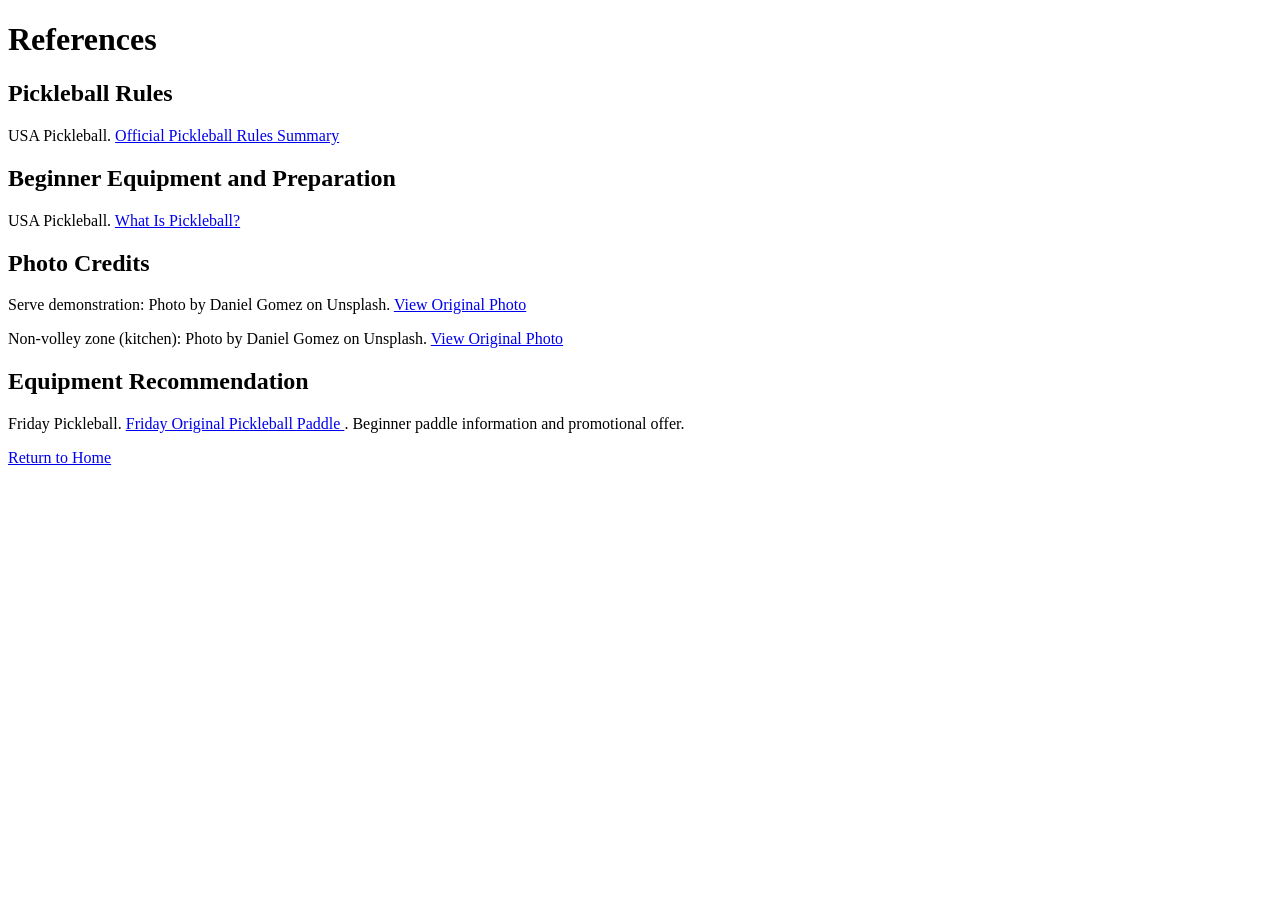
<file: project/references.html>
<!DOCTYPE html>
<html lang="en">

<head>
    <meta charset="UTF-8">
    <meta name="viewport" content="width=device-width, initial-scale=1.0">
    <title>References - Just A Little Pickle</title>
    <meta name="description" content="Sources and references used to create the Just A Little Pickle beginner guide.">
    <meta name="author" content="Greisa Cajas">
</head>

<body>
    <main>
        <h1>References</h1>

        <h2>Pickleball Rules</h2>
        <p>
            USA Pickleball.
            <a href="https://usapickleball.org/rules/summary/">
                Official Pickleball Rules Summary
            </a>
        </p>


        <h2>Beginner Equipment and Preparation</h2>

        <p>
            USA Pickleball.
            <a href="https://usapickleball.org/what-is-pickleball/">
                What Is Pickleball?
            </a>
        </p>

        <h2>Photo Credits</h2>

        <p>
            Serve demonstration:
            Photo by Daniel Gomez on Unsplash.
            <a href="https://unsplash.com/photos/pickleball-players-on-blue-court-GmkIC2N8lwE"
       target="_blank"
       rel="noopener noreferrer">
        View Original Photo
    </a>
        </p>

        <p>
            Non-volley zone (kitchen):
            Photo by Daniel Gomez on Unsplash.
            <a href="https://unsplash.com/photos/pickleball-players-on-blue-court-GmkIC2N8lwE"
       target="_blank"
       rel="noopener noreferrer">
        View Original Photo
    </a>
        </p>

        <h2>Equipment Recommendation</h2>

        <p>
            Friday Pickleball.
            <a href="https://fridaypickle.com/products/friday-paddle">
                Friday Original Pickleball Paddle
            </a>.
            Beginner paddle information and promotional offer.
        </p>

         <p>
            <a href="index.html">Return to Home</a>
        </p>




    </main>
</body>

</html>
</file>
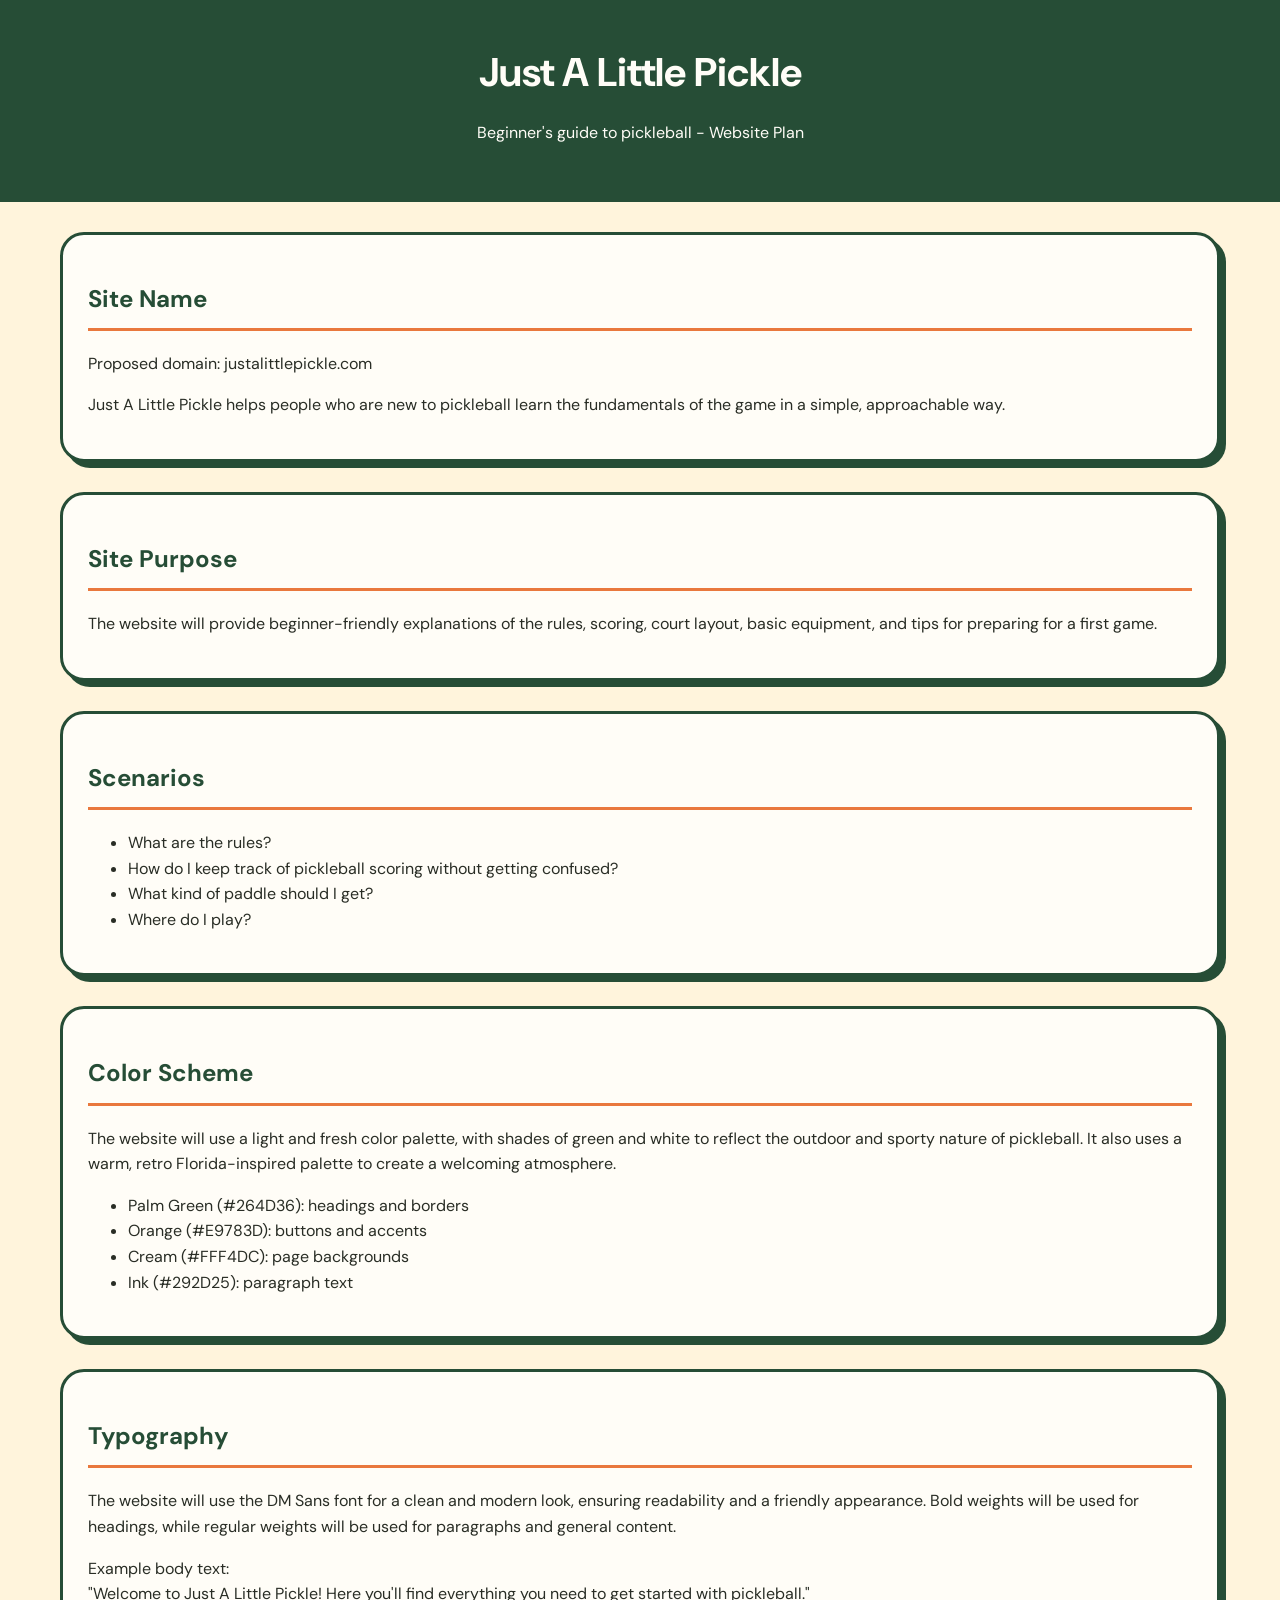
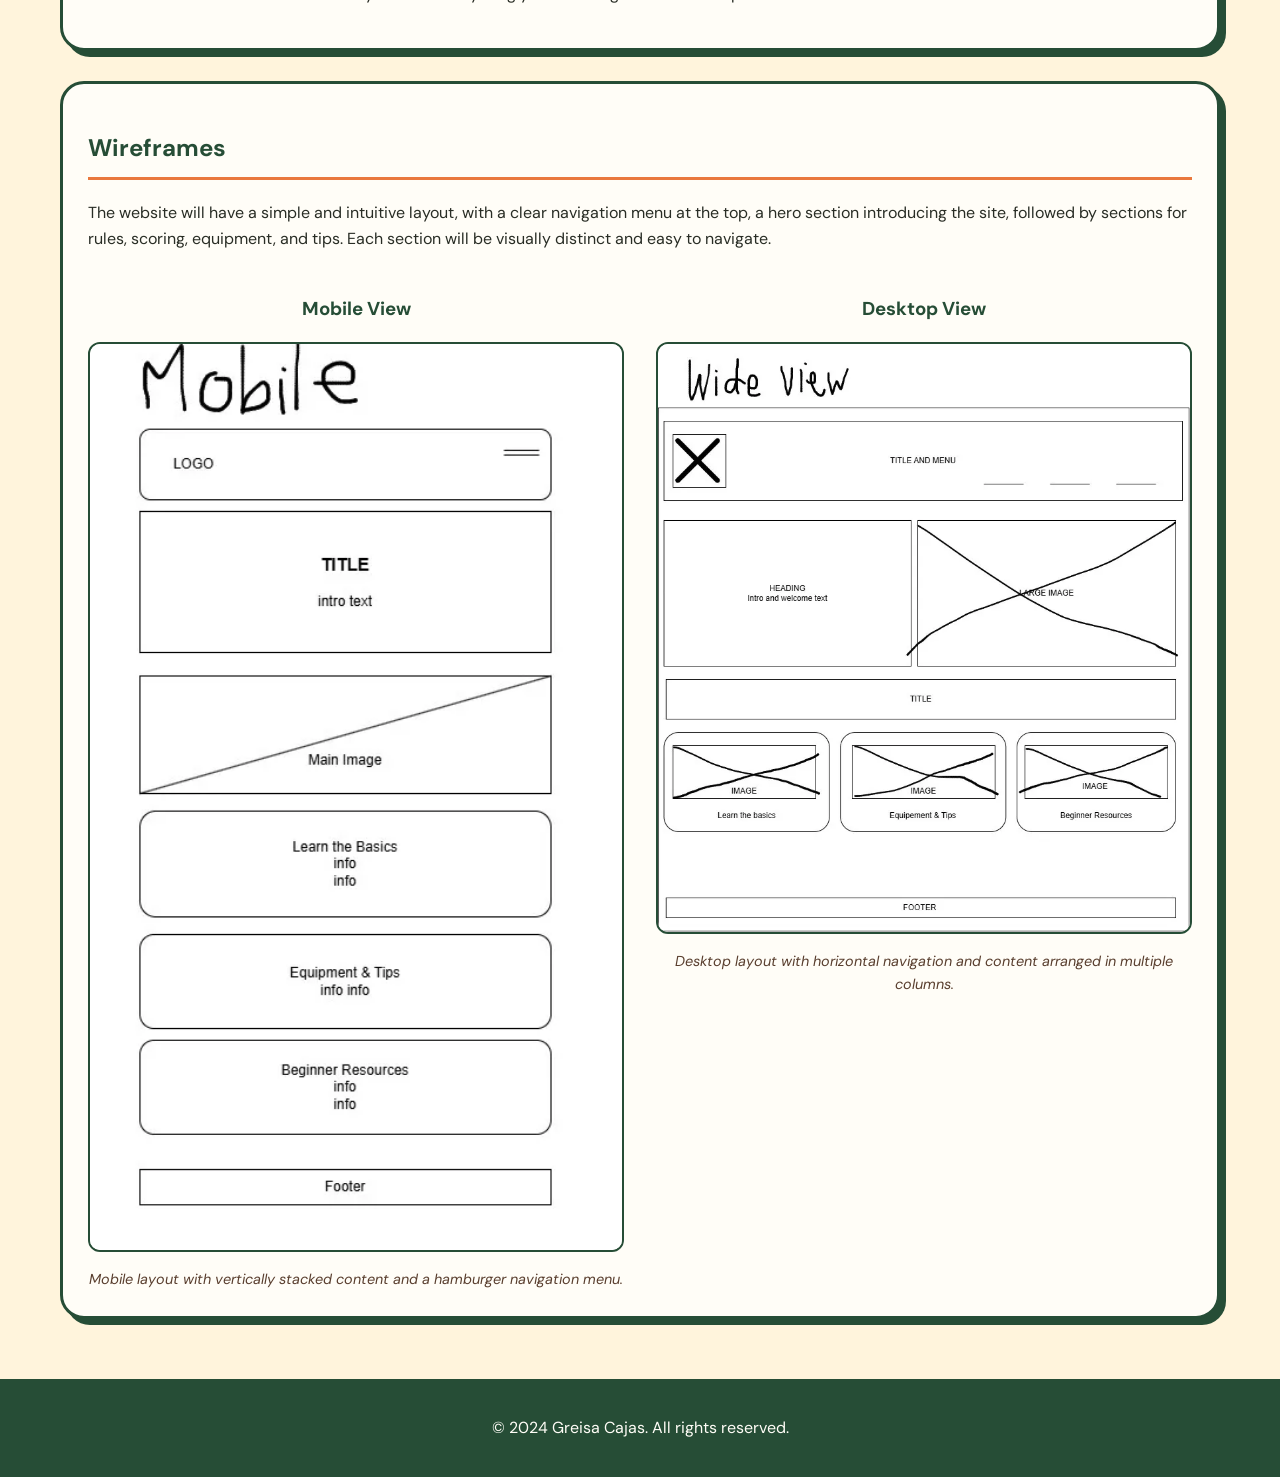
<file: project/siteplan.html>
<!DOCTYPE html>
<html lang="en">

<head>
    <meta charset="UTF-8">
    <meta name="viewport" content="width=device-width, initial-scale=1.0">
    <title>Just A Little Pickle: Beginner Pickleball 101</title>
    <meta name="description"
        content="Beginner's guide to pickleball, covering rules, equipment, and tips for new players.">
    <meta name="author" content="Greisa Cajas">
    <link rel="stylesheet" href="siteplan.css">

    <link rel="preconnect" href="https://fonts.googleapis.com">
    <link rel="preconnect" href="https://fonts.gstatic.com" crossorigin>
    <link href="https://fonts.googleapis.com/css2?family=DM+Sans:wght@400;500;700&display=swap" rel="stylesheet">
</head>

<body>
    <header>
        <h1>Just A Little Pickle</h1>
        <p>Beginner's guide to pickleball - Website Plan</p>
    </header>
    <main>
        <section id="site-name">
            <h2>Site Name</h2>
            <p>
                Proposed domain: justalittlepickle.com
            </p>

            <p>
                Just A Little Pickle helps people who are new
                to pickleball learn the fundamentals of the
                game in a simple, approachable way.
            </p>
        </section>

        <section id="site-purpose">
            <h2>Site Purpose</h2>

            <p>
                The website will provide beginner-friendly
                explanations of the rules, scoring, court
                layout, basic equipment, and tips for
                preparing for a first game.
            </p>
        </section>

        <section id="scenarios">
            <h2>Scenarios</h2>
            <ul>
                <li>What are the rules?</li>
                <li>How do I keep track of pickleball scoring
                    without getting confused?</li>
                <li>What kind of paddle should I get?</li>
                <li>Where do I play?</li>
            </ul>
        </section>

        <section id="color-scheme">
            <h2>Color Scheme</h2>
            <p>
                The website will use a light and fresh color palette, with shades of green and white to reflect the
                outdoor and sporty nature of pickleball. It also uses a warm, retro Florida-inspired
                palette to create a welcoming atmosphere.
            </p>
            <ul>
                <li>Palm Green (#264D36): headings and borders</li>
                <li>Orange (#E9783D): buttons and accents</li>
                <li>Cream (#FFF4DC): page backgrounds</li>
                <li>Ink (#292D25): paragraph text</li>
            </ul>
        </section>

        <section id="typography">
            <h2>Typography</h2>
            <p>
                The website will use the DM Sans font for a clean and modern look, ensuring readability and a friendly
                appearance. Bold weights will be used for headings,
                while regular weights will be used for
                paragraphs and general content.
            </p>

            <p>
                Example body text:
                <br>
                "Welcome to Just A Little Pickle! Here you'll find everything you need to get started with pickleball."
            </p>
        </section>


        <section id="wireframes">
            <h2>Wireframes</h2>

            <p>
                The website will have a simple and intuitive layout, with a clear navigation menu at the top, a hero
                section introducing the site, followed by sections for rules, scoring, equipment, and tips. Each section
                will be visually distinct and easy to navigate.
            </p>

            <div class="wireframe-container">

                <figure class="wireframe">
                    <h3>Mobile View</h3>

                    <img src="images/wireframe-small.webp"
                        alt="Mobile homepage wireframe showing the header, navigation, hero section, and content layout"
                        loading="lazy">

                    <figcaption>
                        Mobile layout with vertically stacked
                        content and a hamburger navigation menu.
                    </figcaption>
                </figure>

                <figure class="wireframe">
                    <h3>Desktop View</h3>

                    <img src="images/wireframe-large.webp"
                        alt="Desktop homepage wireframe showing horizontal navigation and a wider content layout"
                        loading="lazy">

                    <figcaption>
                        Desktop layout with horizontal navigation
                        and content arranged in multiple columns.
                    </figcaption>
                </figure>

            </div>
        </section>





    </main>

    <footer>
        <p>&copy; 2024 Greisa Cajas. All rights reserved.</p>
    </footer>
</body>

</html>
</file>
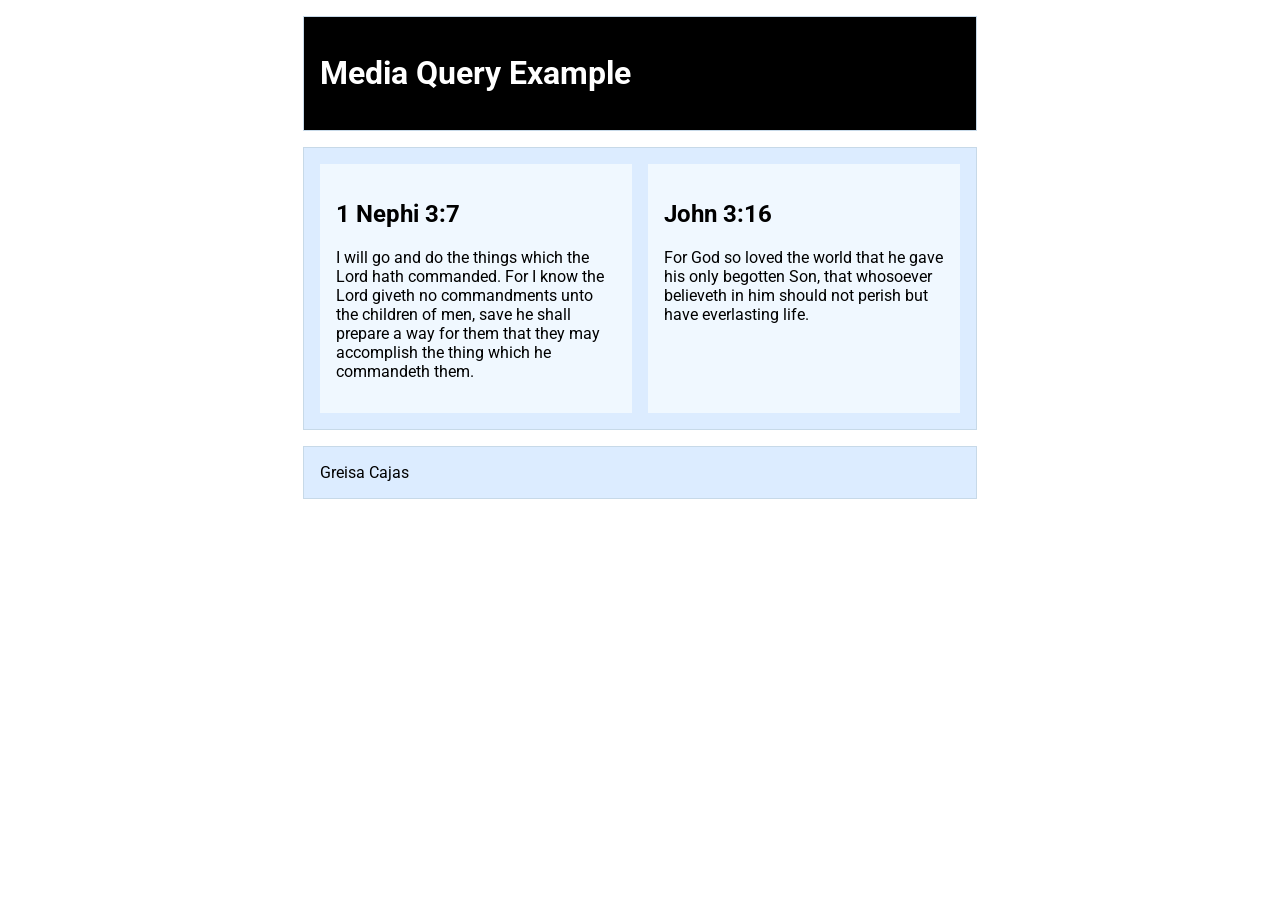
<file: week02/media-query.html>
<!DOCTYPE html>
<html lang="en">
<head>
    <meta charset="UTF-8">
    <meta name="viewport" content="width=device-width, initial-scale=1.0">
    <title>Document</title>
    <meta name="description" content="This is a media query example">
    <meta name="author" content="Greisa Cajas">
    <link rel="preconnect" href="https://fonts.googleapis.com">
<link rel="preconnect" href="https://fonts.gstatic.com" crossorigin>
<link href="https://fonts.googleapis.com/css2?family=Marvel:ital,wght@0,400;0,700;1,400;1,700&family=Roboto:ital,wght@0,100..900;1,100..900&display=swap" rel="stylesheet">

<link rel="stylesheet" href="styles/media-query.css">
<link rel="stylesheet" href="styles/media-query-large.css">
</head>

<body>
    <header>
        <h1>Media Query Example</h1>
    </header>

    <main>
        <section>
            <h2>1 Nephi 3:7</h2>
            <p>I will go and do the things which the Lord hath commanded. For I know the Lord giveth no commandments unto the children of men, save he shall prepare a way for them that they may accomplish the thing which he commandeth them.</p>
        </section>
        <section>
            <h2>John 3:16</h2>
            <p>For God so loved the world that he gave his only begotten Son, that whosoever believeth in him should not perish but have everlasting life.</p>
        </section>
    </main>
    <footer> 
        Greisa Cajas
    </footer>

</body>
</html>
</file>
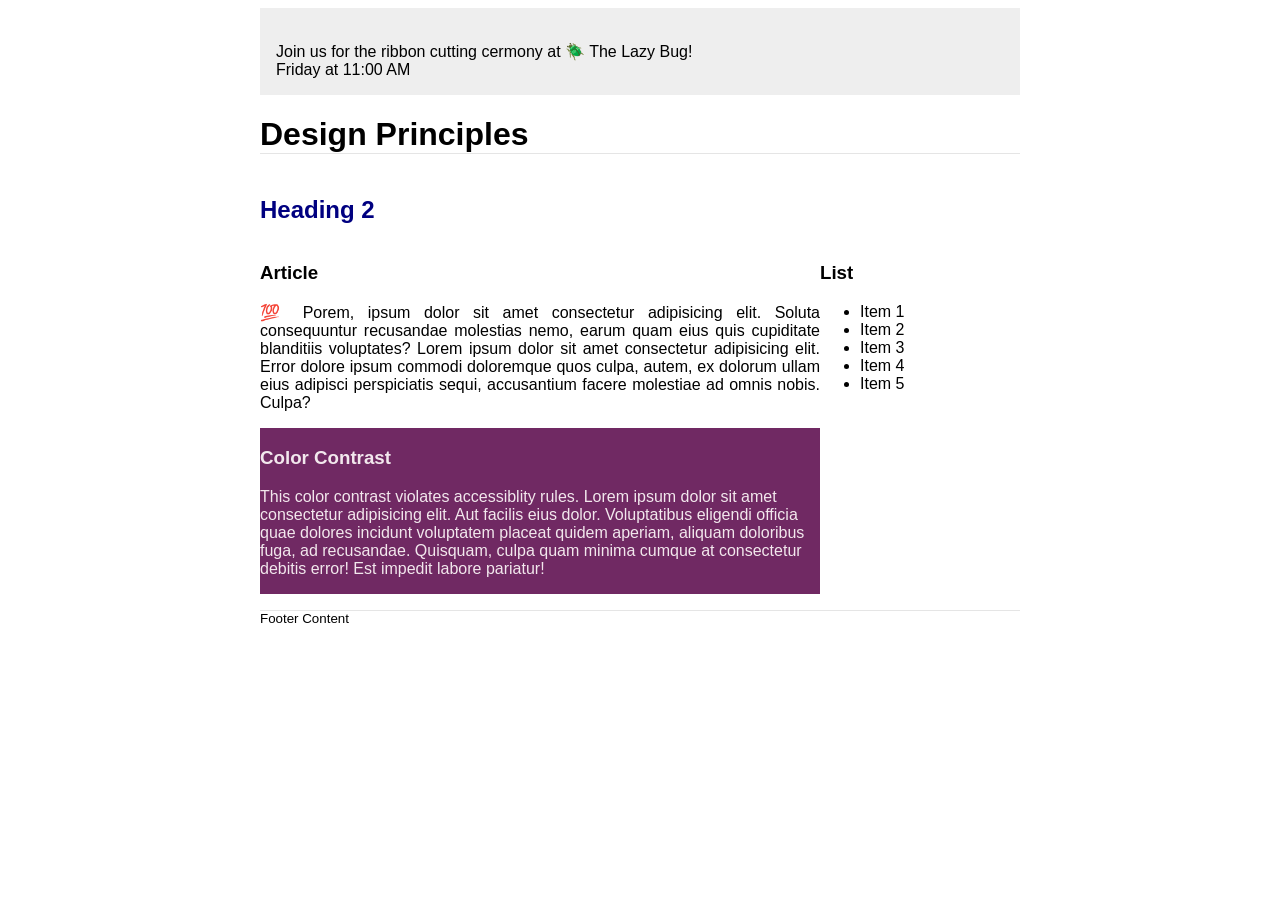
<file: week03/design.html>
<!DOCTYPE html>
<html lang="en">
<head>
    <meta charset="UTF-8">
    <meta name="viewport" content="width=device-width, initial-scale=1.0">
    <title>Document</title>
    <meta name="description" content="example of content here">
    <meta name="author" content="Greisa Cajas">
    <link rel="stylesheet" href="styles/design.css">
    
</head>
<body>
    <header>
	<div class="banner"><br>Join us for the ribbon cutting cermony at 🪲 The Lazy Bug!<br>Friday at 11:00 AM</div>
	<h1>Design Principles</h1>
</header>
<main>
	<h2>Heading 2</h2>
	<section>
		<h3>Article</h3>
		<article>
			<p>💯 Porem, ipsum dolor sit amet consectetur adipisicing elit. Soluta consequuntur recusandae molestias nemo, earum quam eius quis cupiditate blanditiis voluptates? Lorem ipsum dolor sit amet consectetur adipisicing elit. Error dolore ipsum commodi doloremque quos culpa, autem, ex dolorum ullam eius adipisci perspiciatis sequi, accusantium facere molestiae ad omnis nobis. Culpa?</p>
		</article>
	</section>
	<section>
		<h3>List</h3>
		<ul>
			<li>Item 1</li>
			<li>Item 2</li>
			<li>Item 3</li>
			<li>Item 4</li>
			<li>Item 5</li>
		</ul>
	</section>
	<div class="callout">
		<h3>Color Contrast</h3>
		<p>This color contrast violates accessiblity rules. Lorem ipsum dolor sit amet consectetur adipisicing elit. Aut facilis eius dolor. Voluptatibus eligendi officia quae dolores incidunt voluptatem placeat quidem aperiam, aliquam doloribus fuga, ad recusandae. Quisquam, culpa quam minima cumque at consectetur debitis error! Est impedit labore pariatur!</p>
	</div>
</main>
<footer>
	Footer Content
</footer>
</body>
</html>
</file>
<file: styles/base.css>
* {
    margin: 0;
    padding: 0;
    box-sizing: border-box;
	font-family: 'Marvel', sans-serif;
}

:root {
	--primary-color: lab(63.2% -8.57 -30.16);
	--secondary-color: lab(93.26% -25.1 -5.87);
	--background-color: #f4f4f4;
	--text-color: #222;
	--accent-color: hsl(6, 63%, 73%);
}

header {
	background-color: #003780;
	color: white;
}

nav {
	background-color: var(--secondary-color);
	border: 1px solid var(--accent-color);
	display: flex;
	justify-content: space-evenly
}

nav a:hover {
	background-color: var(--accent-color);
}



body {
	background-color: var(--background-color);
	font-family: var(--font-family);
	line-height: 1.6;
	color: var(--text-color);
}

#course-title {
	display: block;
	text-align: center;
	padding: 20px;
}

main {
	margin: 0 auto;
	display: grid;
	grid-template-columns: 2fr 1fr;
	gap: 10px;
}

main h1 {
	grid-column: 1 / -1;
	text-align: center;
}

.card {
	border: 1px solid var(--primary-color);
	border-radius: 15px;
	background-color: white;
	padding: 1.5rem;
}

.card h2 {
	border-bottom: 1px solid var(--primary-color);
	background-color: var(--primary-color);
	text-align: center;
	padding: 0.5rem;
	border-radius: 6px;
}

.about-content {
	display: grid;
	grid-template-columns: 1fr auto;
	gap: 1rem;
}

.about-content img {
	width: 150px;
	height: auto;
}

.location-content {
	display: grid;
	grid-template-columns: auto 1fr;
	gap: 1rem;
}

.card h3 {
	text-align: center;
	border-bottom: 1px solid var(--primary-color);
	padding-bottom: 0.25rem;
}

.location-content img {
	width: 200px;
	height: auto;
}

footer {
	background-color: var(--primary-color);
}
</file>
<file: project/styles/site.css>
:root {
    --orange: #E9783D;
    --orange-dark: #C95B2B;

    --cream: #FFF4DC;
    --cream-dark: #F2DFC0;

    --palm-green: #264D36;
    --leaf-green: #4F6F44;

    --mustard: #D8A63A;

    --brown: #593E2E;
    --ink: #292D25;
    --white: #FFFDF7;

    --max-width: 1200px;
    --radius: 24px;
    --small-radius: 12px;

    --border: 3px solid var(--palm-green);
    --shadow: 6px 6px 0 var(--palm-green);
}


* {
    box-sizing: border-box;
}

body {
    margin: 0;
    font-family: "DM Sans", Arial, sans-serif;
    background-color: var(--cream);
    color: var(--ink);
    line-height: 1.6;
}


header {
    background-color: var(--palm-green);
    color: var(--white);
}

.header-container {
    max-width: var(--max-width);
    margin: 0 auto;
    padding: 1rem;
    display: flex;
    align-items: center;
    justify-content: space-between;
    flex-wrap: wrap;
    gap: 0.75rem;
}

.logo {
    color: var(--white);
    font-size: 1.25rem;
    font-weight: 700;
    text-decoration: none;
}


#menu-button {
    background-color: var(--white);
    color: var(--palm-green);
    border: none;
    border-radius: var(--small-radius);
    font-size: 1.5rem;
    cursor: pointer;
    padding: 0.4rem 0.75rem;
}

#menu-button:focus-visible {
    outline: 3px solid var(--mustard);
    outline-offset: 3px;
}


#primary-nav {
    display: none;
    width: 100%;
}

#primary-nav.open {
    display: block;
}


#primary-nav ul {
    list-style: none;
    margin: 0;
    padding: 0;
}

#primary-nav a {
    display: block;
    color: var(--white);
    text-decoration: none;
    padding: 0.75rem 1rem;
    border-radius: var(--small-radius);
    font-weight: 500;
}

#primary-nav a:hover,
#primary-nav a:focus-visible {
    background-color: var(--leaf-green);
}

#primary-nav a[aria-current="page"] {
    background-color: var(--leaf-green);
    font-weight: 700;
}

main {
    max-width: var(--max-width);
    margin: 0 auto;
    padding: 1.5rem;
}

.hero {
    background-color: var(--cream-dark);
    border: var(--border);
    border-radius: var(--radius);
    box-shadow: var(--shadow);
    padding: 2rem 1.5rem;
    margin-bottom: 3rem;
}

.hero-content {
    max-width: 650px;
}

.eyebrow {
    color: var(--palm-green);
    font-size: 0.9rem;
    font-weight: 700;
    text-transform: uppercase;
    letter-spacing: 0.08em;
}

.hero h1 {
    color: var(--palm-green);
    font-size: clamp(2rem, 7vw, 3.5rem);
    line-height: 1.15;
    margin: 0.75rem 0 1rem;
}

.hero-content p {
    max-width: 55ch;
}

.button {
    display: inline-block;
    background-color: var(--orange);
    color: var(--ink);
    text-decoration: none;
    font-weight: 700;
    padding: 0.85rem 1.5rem;
    border: 2px solid var(--palm-green);
    border-radius: var(--small-radius);
    margin-top: 1rem;
    transition: background-color 0.2s ease;
}

.button:hover {
    background-color: var(--cream);
}

.button:focus-visible {
    outline: 3px solid var(--palm-green);
    outline-offset: 4px;
}

.resources {
    margin-bottom: 3rem;
}

.resources h2 {
    color: var(--palm-green);
    text-align: center;
    margin-bottom: 1.5rem;
}

.card-container {
    display: grid;
    grid-template-columns: 1fr;
    gap: 1.5rem;
}

.resource-card {
    background-color: var(--white);
    border: var(--border);
    border-radius: var(--radius);
    box-shadow: var(--shadow);
    padding: 1.5rem;
}

.resource-card h3 {
    color: var(--palm-green);
    margin-top: 0;
}

.resource-card a {
    display: inline-block;
    color: var(--palm-green);
    font-weight: 700;
    margin-top: 0.5rem;
    text-underline-offset: 4px;
}

.resource-card a:hover {
    color: var(--orange-dark);
}

footer {
    background-color: var(--palm-green);
    color: var(--white);
    text-align: center;
    padding: 1.5rem;
}

footer a {
    color: var(--white);
    text-underline-offset: 4px;
}

footer a:hover {
    color: var(--cream-dark);
}

.page-hero {
    background-color: var(--cream-dark);
    border: var(--border);
    border-radius: var(--radius);
    box-shadow: var(--shadow);
    padding: 2rem 1.5rem;
    margin-bottom: 3rem;
}

.page-hero h1 {
    color: var(--palm-green);
    font-size: clamp(2rem, 7vw, 3rem);
    line-height: 1.2;
    margin: 0.5rem 0 1rem;
}

.page-hero p {
    max-width: 65ch;
}

.learning-section {
    margin-bottom: 3rem;
}

.learning-section h2 {
    color: var(--palm-green);
    font-size: 1.8rem;
    margin-bottom: 1rem;
}

/* Rules grid */

.rules-grid {
    display: grid;
    grid-template-columns: 1fr;
    gap: 1.5rem;
    margin-top: 1.5rem;
}

.rule-card {
    background-color: var(--white);
    border: var(--border);
    border-radius: var(--radius);
    padding: 1.5rem;
    box-shadow: var(--shadow);
}

.rule-card h3 {
    color: var(--palm-green);
    margin-top: 0;
}

.scoring-box {
    background-color: var(--cream-dark);
    border: var(--border);
    border-radius: var(--radius);
    padding: 1.5rem;
    margin: 1.5rem 0;
}

.scoring-box h3 {
    color: var(--palm-green);
}

.score-example {
    background-color: var(--palm-green);
    color: var(--white);
    font-size: clamp(2rem, 8vw, 3rem);
    font-weight: 700;
    text-align: center;
    border-radius: var(--small-radius);
    padding: 1rem;
    letter-spacing: 0.1em;
}

.quiz-container {
    background-color: var(--white);
    border: var(--border);
    border-radius: var(--radius);
    box-shadow: var(--shadow);
    padding: 1.5rem;
    margin-top: 1.5rem;
}

#quiz-progress {
    color: var(--palm-green);
    font-weight: 700;
}

#quiz-question {
    color: var(--palm-green);
    font-size: 1.3rem;
}

#quiz-answers {
    display: grid;
    grid-template-columns: 1fr;
    gap: 0.75rem;
    margin: 1.5rem 0;
}

.answer-button {
    background-color: var(--cream);
    color: var(--ink);
    border: 2px solid var(--palm-green);
    border-radius: var(--small-radius);
    padding: 1rem;
    font: inherit;
    text-align: left;
    cursor: pointer;
}

.answer-button:hover:not(:disabled) {
    background-color: var(--cream-dark);
}

.answer-button:focus-visible {
    outline: 3px solid var(--orange-dark);
    outline-offset: 3px;
}

.answer-button:disabled {
    cursor: default;
    opacity: 0.7;
}

#next-question,
#restart-quiz {
    background-color: var(--orange);
    color: var(--ink);
    border: 2px solid var(--palm-green);
    border-radius: var(--small-radius);
    padding: 0.75rem 1.5rem;
    font: inherit;
    font-weight: 700;
    cursor: pointer;
}

#next-question:hover,
#restart-quiz:hover {
    background-color: var(--cream-dark);
}

#next-question:focus-visible,
#restart-quiz:focus-visible {
    outline: 3px solid var(--palm-green);
    outline-offset: 3px;
}

[hidden] {
    display: none !important;
}


#checklist-form {
    background-color: var(--white);
    border: var(--border);
    border-radius: var(--radius);
    box-shadow: var(--shadow);
    padding: 1.5rem;
    display: grid;
    gap: 1.5rem;
}

#checklist-form fieldset {
    border: none;
    padding: 0;
    margin: 0;
    min-width: 0;
}

#checklist-form legend,
.form-group > label {
    color: var(--palm-green);
    font-weight: 700;
    margin-bottom: 0.75rem;
}

#checklist-form fieldset label {
    display: flex;
    align-items: center;
    gap: 0.75rem;
    margin-top: 0.75rem;
    cursor: pointer;
}

#checklist-form input[type="radio"] {
    accent-color: var(--palm-green);
    width: 1.2rem;
    height: 1.2rem;
    flex-shrink: 0;
}

.form-group {
    display: grid;
    gap: 0.5rem;
}

.form-group select {
    width: 100%;
    max-width: 100%;
    padding: 0.85rem;
    border: 2px solid var(--palm-green);
    border-radius: var(--small-radius);
    background-color: var(--cream);
    color: var(--ink);
    font: inherit;
}

#checklist-form .button {
    width: 100%;
    margin-top: 0;
    cursor: pointer;
    font: inherit;
    font-weight: 700;
}

#checklist-form :focus-visible,
#clear-checklist:focus-visible {
    outline: 3px solid var(--orange-dark);
    outline-offset: 3px;
}

.checklist-result {
    background-color: var(--cream-dark);
    border: var(--border);
    border-radius: var(--radius);
    padding: 1.5rem;
    margin-top: 2rem;
}

.checklist-result h3 {
    color: var(--palm-green);
}

.checklist-result li {
    margin-bottom: 0.75rem;
}

#clear-checklist {
    background-color: var(--palm-green);
    color: var(--white);
    border: none;
    border-radius: var(--small-radius);
    padding: 0.85rem 1.5rem;
    font: inherit;
    font-weight: 700;
    cursor: pointer;
}

#clear-checklist:hover {
    background-color: var(--leaf-green);
}


/* Images within learning cards */

.rule-image {
    margin: 1.5rem 0 0;
}

.rule-image img {
    display: block;
    width: 100%;
    height: auto;
    border-radius: var(--small-radius);
}


.rule-image picture {
    display: block;
    aspect-ratio: 500 / 282;
}


.rule-image figcaption {
    color: var(--brown);
    font-size: 0.85rem;
    font-style: italic;
    text-align: center;
    margin-top: 0.5rem;
}


/* Optional paddle recommendation */

.paddle-recommendation {
    background-color: var(--white);
    border: 2px solid var(--palm-green);
    border-radius: var(--small-radius);
    padding: 1.5rem;
    margin: 1.5rem 0;
}

.paddle-recommendation h4 {
    color: var(--palm-green);
    font-size: 1.2rem;
    margin-top: 0;
}

.paddle-deal {
    color: var(--palm-green);
    font-size: 1.5rem;
    font-weight: 700;
}

.paddle-recommendation .button {
    max-width: 100%;
    text-align: center;
}

.offer-note {
    font-size: 0.8rem;
    color: var(--brown);
    margin-top: 1rem;
}
</file>
<file: project/styles/site-large.css>
@media screen and (min-width: 768px) {

    .header-container {
        flex-wrap: nowrap;
    }

    #menu-button {
        display: none;
    }

    #primary-nav {
        display: block;
        width: auto;
    }

    #primary-nav ul {
        display: flex;
        gap: 0.5rem;
    }

}

@media screen and (min-width: 600px) {

    .card-container {
        grid-template-columns: repeat(2, minmax(0, 1fr));
    }

    .hero {
        padding: 3rem;
    }

}

@media screen and (min-width: 900px) {

    .card-container {
        grid-template-columns: repeat(3, minmax(0, 1fr));
    }

    .hero {
        padding: 4rem;
    }

}


@media screen and (min-width: 650px) {

    .rules-grid {
        grid-template-columns: repeat(2, minmax(0, 1fr));
    }

}

@media screen and (min-width: 768px) {

    #checklist-form,
    .checklist-result {
        max-width: 750px;
        margin-left: auto;
        margin-right: auto;
    }
}


@media screen and (min-width: 700px) {
    .rule-image picture {
        aspect-ratio: 1000 / 474;
    }
}
</file>
<file: styles/form.css>
:root {
    --navy: #0D1525;
    --panel: #18263B;
    --cyan: #67E8F9;
    --orange: #FF9B42;
    --button: #DB6527;
    --button-hover: #B84D18;
    --white: #E8F2F7;
    --muted: #BED3E2;
    --border: #4B6B83;

    --heading-font: "Orbitron", Arial, sans-serif;
    --body-font: "Roboto", Arial, sans-serif;
}

* {
    box-sizing: border-box;
}

body {
    margin: 0;
    min-height: 100vh;
    background-color: var(--navy);
    color: var(--white);
    font-family: var(--body-font);
    line-height: 1.6;
}

header {
    text-align: center;
    padding: 2.5rem 1rem;
    border-bottom: 3px solid var(--orange);
}

.eyebrow {
    color: var(--cyan);
    font-size: 0.75rem;
    font-weight: 700;
    letter-spacing: 2px;
}

h1 {
    font-family: var(--heading-font);
    color: var(--orange);
    font-size: 2rem;
    text-transform: uppercase;
    margin: 0.5rem 0;
    text-shadow: 2px 2px 0 #713814;
}

header p {
    color: var(--muted);
}

main {
    max-width: 650px;
    margin: 2rem auto;
    padding: 0 1rem;
}

form,
.confirmation {
    background-color: var(--panel);
    border: 1px solid var(--border);
    border-radius: 12px;
    padding: 2rem;
    box-shadow: 0 5px 24px #00000040;
}

.form-group {
    margin-bottom: 1.75rem;
}

.form-group > label,
legend {
    display: block;
    color: var(--cyan);
    font-weight: 700;
    margin-bottom: 0.5rem;
}

.optional {
    display: block;
    color: var(--muted);
    font-size: 0.85rem;
    font-weight: 400;
}

fieldset {
    border: 0;
    padding: 0;
    margin-left: 0;
    margin-right: 0;
    min-width: 0;
}

select,
input[type="date"],
input[type="text"],
textarea {
    display: block;
    width: 100%;
    padding: 0.85rem;
    background-color: var(--navy);
    border: 1px solid var(--border);
    border-radius: 6px;
    color: var(--white);
    font: inherit;
    color-scheme: dark;
}

textarea {
    resize: vertical;
}

.rating-options {
    display: flex;
    justify-content: space-between;
    gap: 0.25rem;
}

.rating-options label {
    display: flex;
    flex-direction: column;
    align-items: center;
    gap: 0.5rem;
    color: var(--orange);
    font-size: 0.85rem;
    cursor: pointer;
}

.rating-options span {
    white-space: nowrap;
}

.rating-options input,
.checkbox-group input {
    accent-color: var(--cyan);
    width: 18px;
    height: 18px;
}

.checkbox-group {
    display: flex;
    flex-direction: column;
    gap: 0.75rem;
}

.checkbox-group label {
    display: flex;
    align-items: center;
    gap: 0.75rem;
    cursor: pointer;
}

.submit-button,
.return-link {
    display: block;
    width: 100%;
    padding: 1rem;
    background-color: var(--button);
    color: #FFFFFF;
    border: 0;
    border-radius: 6px;
    font-family: var(--heading-font);
    font-weight: 700;
    font-size: 0.95rem;
    text-align: center;
    text-decoration: none;
    cursor: pointer;
}

.submit-button:hover,
.return-link:hover {
    background-color: var(--button-hover);
}

input:focus-visible,
select:focus-visible,
textarea:focus-visible,
a:focus-visible {
    outline: 3px solid var(--cyan);
    outline-offset: 3px;
}

.confirmation {
    text-align: center;
}

.confirmation h2 {
    font-family: var(--heading-font);
    color: var(--orange);
}

#review-counter {
    color: var(--cyan);
    font-size: 1.25rem;
    font-weight: 700;
}

footer {
    text-align: center;
    padding: 1.5rem;
    color: var(--muted);
    font-size: 0.9rem;
}

footer p {
    margin: 0.25rem;
}

@media (max-width: 480px) {
    header {
        padding: 1.75rem 1rem;
    }

    h1 {
        font-size: 1.5rem;
    }

    main {
        margin: 1rem auto;
        padding: 0 0.75rem;
    }

    form,
    .confirmation {
        padding: 1.25rem;
    }

    .rating-options label {
        font-size: 0.7rem;
    }
}
</file>
<file: styles/place.css>
* {
    box-sizing: border-box;
}

body {
    margin: 0;
    font-family: Arial, Helvetica, sans-serif;
}


:root {
    --primary-color: #008c45;
    --secondary-color: #f4f5f0;
    --accent-color: #db474f;
    --text-color: #222222;
    --card-background: rgba(255, 255, 255, 0.9); 
}

header {
    background-color: var(--primary-color);
    color: white;
    text-align: center;
    padding: 1.5rem;
    border-bottom: 8px solid var(--accent-color);
}

h1 {
    margin: 0;
}

.hero img {
    display: block;
    width: 100%;
    height: auto;
}

.data,
.weather {
    padding: 1.5rem;
    text-align: center;
}

.data {
    border-bottom: 1px solid #cccccc;
}

.data h2,
.weather h2 {
    font-size: 1.7rem;
    margin-top: 0;
}

.info row {
    display: grid;
    grid-template-columns: 1fr 1fr;
    gap: 0.75rem;
    margin: 0.5rem 0; 
}

.label {
    font-weight: bold;
    text-align: right;

}

.info-row span:last-child{
    text-align: left;

}

.weather-icon {
    display:block;
    width: 64px;
    height: 64px;
    margin: 0 auto 1rem;
}

footer {
    border-top: 3px solid var(--accent-color);
    background-color: black;
    color: white;
    text-align: center;
    padding: 1rem;
}

footer p {
    margin: 0.25rem;
}

@media screen and (min-width: 768px) {
    main {
        position: relative;
    }

    .data {
        position: absolute;
        top: 3rem;
        left: 2rem;

        width: 320px;
        background-color: var(--card-background);
        padding: 1.5rem;

        border-bottom: none;
    }

    .weather {
        position: absolute;
        bottom: 3rem;
        right: 2rem;

        width: 300px;
        background-color: var(--card-background);
        padding: 1.5rem;
    }

    .weather-icon {
        display: none;
    }

    .weather h2::after {
        content: "⛅"
    }
}
</file>
<file: styles/temples.css>
* {
    margin: 0;
    padding: 0;
    box-sizing: border-box;
}

body {
    font-family: montserrat, sans-serif;
}

header {
    background-color:blanchedalmond;
    color: black;
    padding: 1rem;
    position: relative;
}

#temple-album {
    font-size: 1.8rem;
    font-weight: bold;
}

#menu {
    display: block;
    position: absolute;
    top: 0.75rem;
    right: 1rem;
    font-size: 2rem;
    border: none;
    background: none;
    color: black;
    cursor: pointer;
}

#menu::before {
    content: "\2630";
}

#menu.open::before {
    content: "X";
}

nav {
    display: none;
    flex-direction: column;
    list-style: none;
}

nav.open {
    display: flex;
}

nav ul {
    list-style: none;
}

nav a {
    display:block;
    color:black;
    text-decoration: none;
    text-align: center;
    padding: 1rem;
}

nav a:hover {
    background-color: oklch(71.313% 0.16423 50.478 / 0.555)
}

main {
    max-width: 1000px;
    margin: 0 auto;
    padding: 1rem;
    display: grid;
    grid-template-columns: 1fr;
    gap: 1.5rem;
}

h1 {
    grid-column: 1 / -1;
    text-align: center;
}

figure {
    text-align: center;
}

figure img {
    width: 100%;
    height: auto;
    display: block;
}

figcaption {
    margin-top: 0.5rem;
}

footer {
    background-color: blanchedalmond;
    color: black;
    text-align: center;
    padding: 1rem;
    margin-top: 2rem;
}
</file>
<file: styles/temples-large.css>
@media screen and (min-width: 600px) {

    main {
        grid-template-columns: repeat(2, 1fr);
    }

}


@media screen and (min-width: 900px) {

    header {
        display: flex;
        justify-content: space-between;
        align-items: center;
    }

    #menu {
        display: none;
    }

    nav {
        display: flex;
    }

    nav ul {
        display: flex;
        flex-direction: row;
    }

    main {
        grid-template-columns: repeat(3, 1fr);
    }

}
</file>
<file: project/siteplan.css>
:root {
    /* Main Florida palette */
    --orange: #E9783D;
    --orange-dark: #C95B2B;
    --cream: #FFF4DC;
    --cream-dark: #F2DFC0;

    --palm-green: #264D36;
    --leaf-green: #4F6F44;
    --sage: #A5B48A;

    --mustard: #D8A63A;
    --coral: #DD6B59;
    --sky: #8DB9B2;

    --brown: #593E2E;
    --ink: #292D25;
    --white: #FFFDF7;

    /* Layout */
    --max-width: 1200px;
    --radius: 24px;
    --small-radius: 12px;

    /* Retro border and shadow */
    --border: 3px solid var(--palm-green);
    --shadow: 6px 6px 0 var(--palm-green);
}



* {
    box-sizing: border-box;
}

body {
    font-family: "DM Sans", Arial, sans-serif;
    background-color: var(--cream);
    color: var(--ink);
    margin: 0;
    line-height: 1.6;
}

header {
    background-color: var(--palm-green);
    color: var(--white);
    text-align: center;
    padding: 40px 20px;
}

h1 {
    font-size: 2.5rem;
    margin: 0;
}

main {
    max-width: var(--max-width);
    margin: 0 auto;
    padding: 30px 20px;
}

section {
    background-color: var(--white);
    border: var(--border);
    border-radius: var(--radius);
    box-shadow: var(--shadow);
    padding: 25px;
    margin-bottom: 30px;
}

h2 {
    color: var(--palm-green);
    border-bottom: 3px solid var(--orange);
    padding-bottom: 10px;
}

h3 {
    color: var(--orange-dark);
}

img {
    max-width: 100%;
    height: auto;
}

footer {
    background-color: var(--palm-green);
    color: var(--white);
    text-align: center;
    padding: 20px;
}

.intro {
    text-align: center;
    max-width: 800px;
    margin: 0 auto 3rem;
}

.intro h2 {
    color: var(--palm-green);
    font-size: 1.8rem;
    line-height: 1.25;
}

.intro p {
    margin: 1rem auto;
}

.wireframe-container {
    display: grid;
    grid-template-columns: 1fr;
    gap: 2rem;
    margin-top: 1.5rem;
}

.wireframe {
    margin: 0;
    text-align: center;
}

.wireframe h3 {
    color: var(--palm-green);
}

.wireframe img {
    display: block;
    width: 100%;
    max-width: 600px;
    height: auto;
    margin: 1rem auto;
    border: 2px solid var(--palm-green);
    border-radius: var(--small-radius);
}

.wireframe figcaption {
    color: var(--brown);
    font-size: 0.9rem;
    font-style: italic;
    margin-top: 0.75rem;
}


@media screen and (min-width: 768px) {
    .wireframe-container {
        grid-template-columns: repeat(2, minmax(0, 1fr));
        align-items: start;
    }
}
</file>
<file: week02/styles/media-query.css>
body {
    font-family: Roboto, sans-serif;
}

header, main, footer {
    max-width: 640px;
    margin: 1rem auto;
    border: 1px solid #c7d9e8;
    padding: 1rem;
    background-color: #dcecff;
}

main {
    display: grid;
    grid-template-columns: 1fr 1rem 1fr;
    grid-gap: 1rem;
}

section {
    padding: 1rem;
    background-color: #f0f8ff;
}
</file>
<file: week02/styles/media-query-large.css>
@media screen and (min-width: 500px) {
  header {
    background-color: #000;
    color: #fff;
  }
  
  main {
    grid-template-columns: 1fr 1fr;
  }
}
</file>
<file: week03/styles/design.css>
body {
	font-family: Roboto, helvetica, sans-serif;
}

header,
main,
footer {
	max-width: 760px;
	margin: 0 auto;
}

.banner {
	padding: 1rem;
	background-color: #eee;
}

h1 {
	border-bottom: 1px solid rgba(0, 0, 0, 0.1);
}

main {
	display: grid;
    grid-template-columns: 1fr 200px;
}

h2 {
	color: navy;
	text-align: left;
    display: grid;
    grid-column: 1 / 3;
}

article p {
	text-align: justify;
}

.callout {
	color: #fffbfbe8;
	background-color: #702963;
}

footer {
	margin-top: 1rem;
	border-top: 1px solid rgba(0, 0, 0, 0.1);
	font-size: smaller;
	text-align: left;
}
</file>
